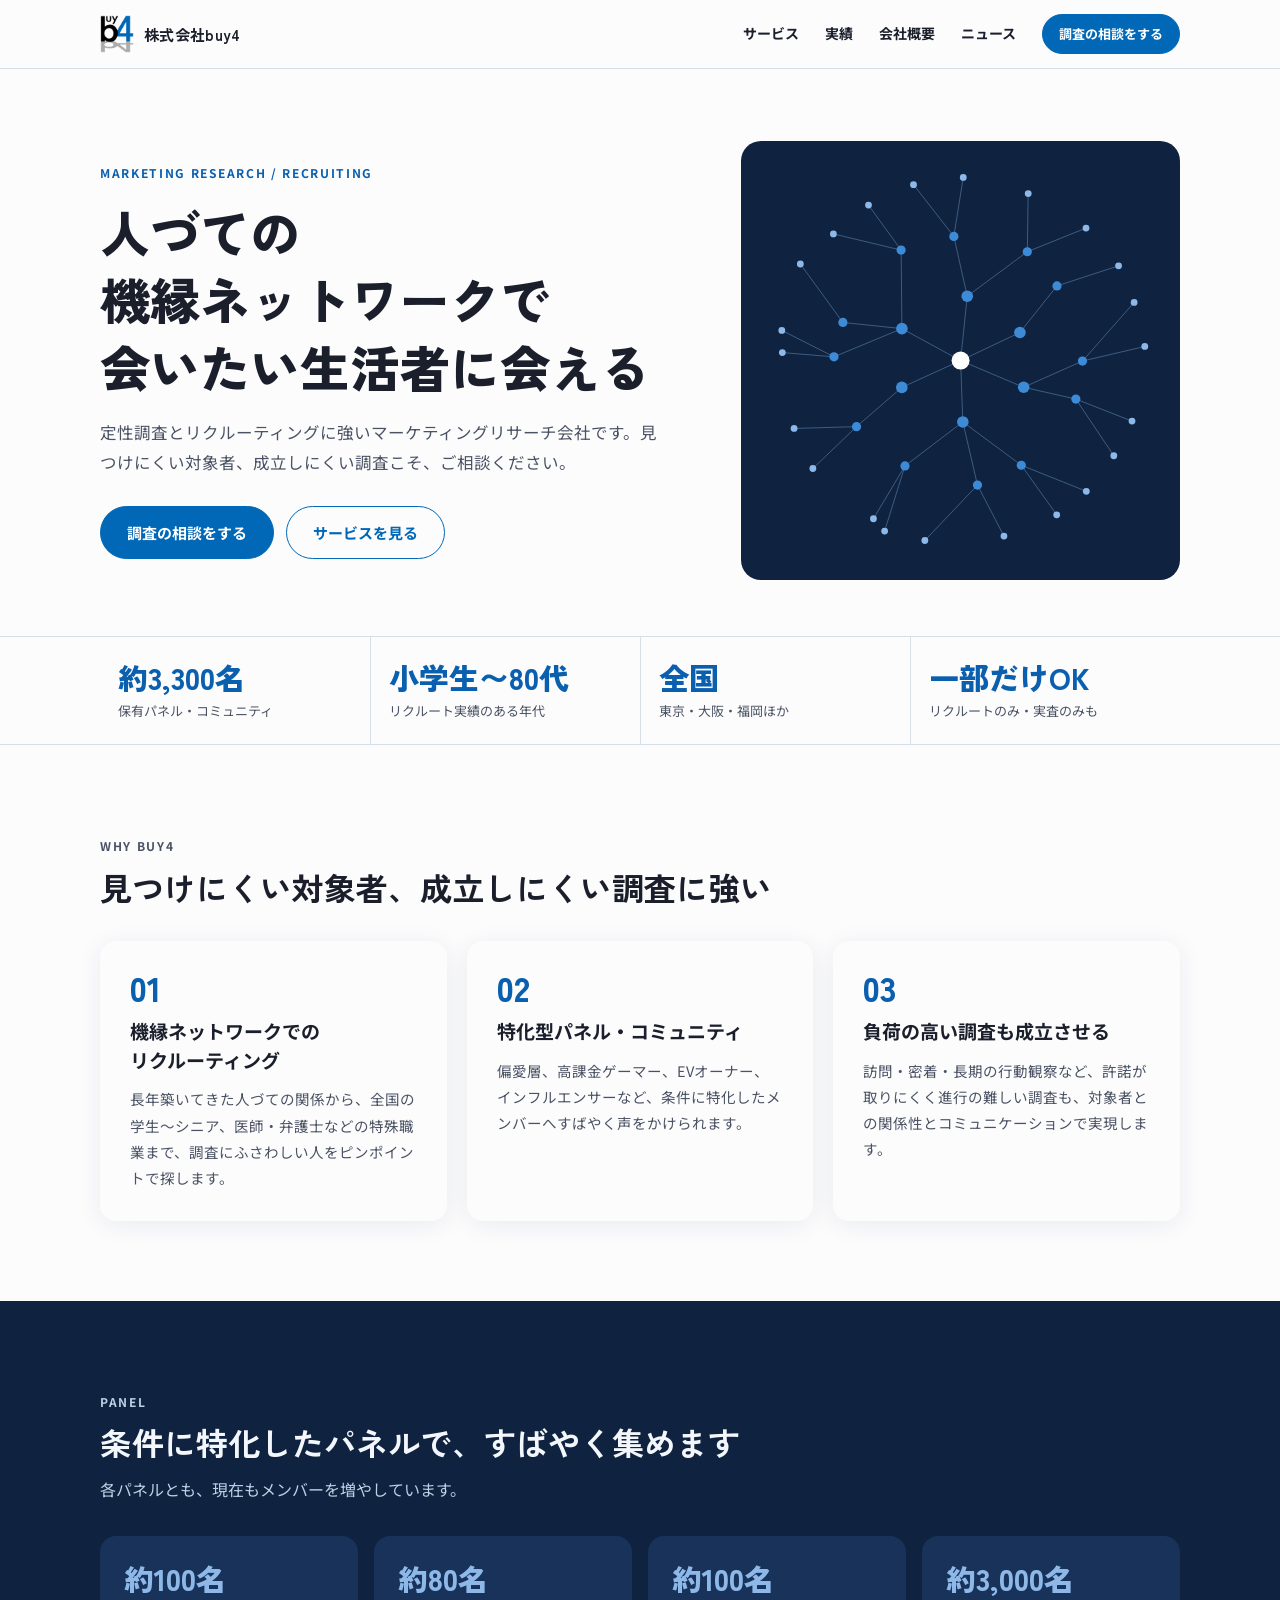
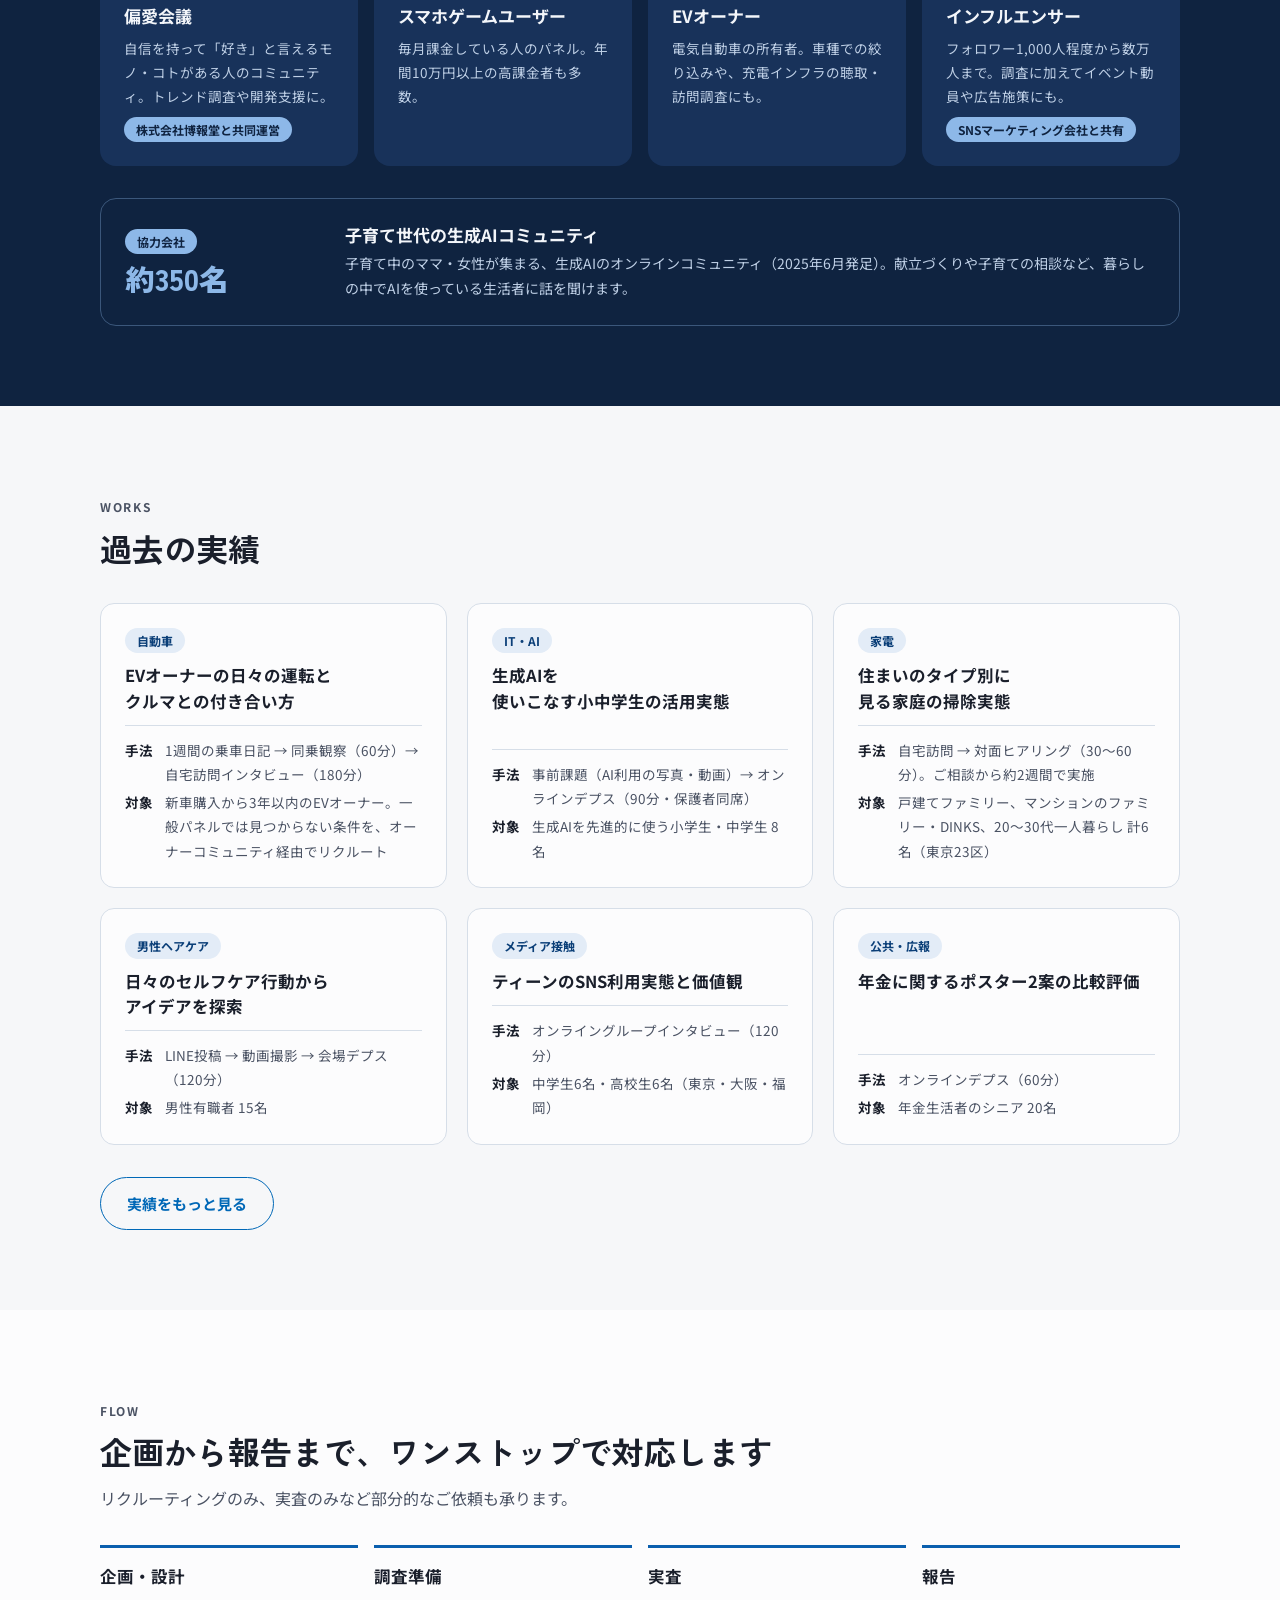
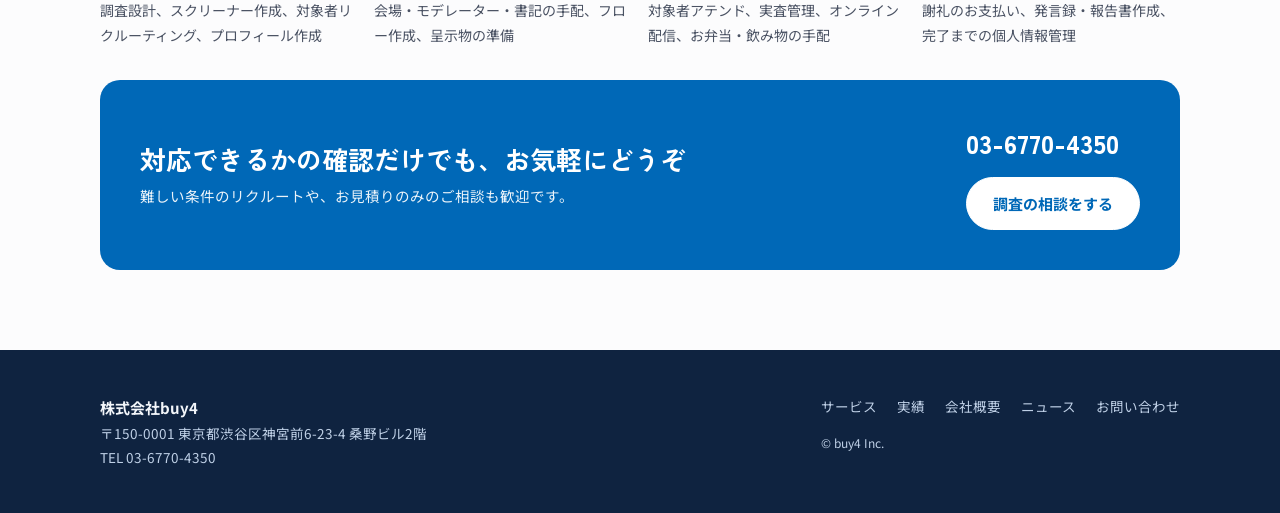
<file: index.html>
<!doctype html>
<html lang="ja">
<head>
<!-- Google tag (gtag.js) -->
<script async src="https://www.googletagmanager.com/gtag/js?id=G-3EN1KJGXWW"></script>
<script>
  window.dataLayer = window.dataLayer || [];
  function gtag(){dataLayer.push(arguments);}
  gtag('js', new Date());
  gtag('config', 'G-3EN1KJGXWW');
</script>
<meta charset="utf-8">
<meta name="viewport" content="width=device-width, initial-scale=1">
<title>株式会社buy4｜定性調査・リクルーティングに強いマーケティングリサーチ会社</title>
<meta name="description" content="人づての機縁ネットワークと特化型パネルで、見つけにくい対象者のリクルーティングから、インタビュー・行動観察などの定性調査、報告までワンストップで対応します。">
<meta property="og:type" content="website">
<meta property="og:site_name" content="株式会社buy4">
<meta property="og:title" content="株式会社buy4｜定性調査・リクルーティングに強いマーケティングリサーチ会社">
<meta property="og:description" content="人づての機縁ネットワークと特化型パネルで、見つけにくい対象者のリクルーティングから、インタビュー・行動観察などの定性調査、報告までワンストップで対応します。">
<meta property="og:image" content="https://www.buy4.co.jp/assets/img/ogp.png">
<link rel="canonical" href="https://www.buy4.co.jp/">
<meta property="og:url" content="https://www.buy4.co.jp/">
<script type="application/ld+json">
{
 "@context": "https://schema.org",
 "@type": "Organization",
 "name": "株式会社buy4",
 "alternateName": "buy4",
 "url": "https://www.buy4.co.jp/",
 "logo": "https://www.buy4.co.jp/assets/img/logo.png",
 "foundingDate": "2021-09-01",
 "founder": {
  "@type": "Person",
  "name": "佐藤 孝憲"
 },
 "email": "contact@buy4.co.jp",
 "address": {
  "@type": "PostalAddress",
  "postalCode": "150-0001",
  "addressRegion": "東京都",
  "addressLocality": "渋谷区",
  "streetAddress": "神宮前6-23-4 桑野ビル2階",
  "addressCountry": "JP"
 },
 "description": "定性調査・リクルーティングに強いマーケティングリサーチ会社"
}
</script>
<meta name="twitter:card" content="summary_large_image">
<link rel="icon" href="assets/img/favicon-32.png" sizes="32x32">
<link rel="apple-touch-icon" href="assets/img/apple-touch-icon.png">
<link rel="preconnect" href="https://fonts.googleapis.com">
<link rel="preconnect" href="https://fonts.gstatic.com" crossorigin>
<link rel="stylesheet" href="https://fonts.googleapis.com/css2?family=Noto+Sans+JP:wght@400;500;700&family=Zen+Kaku+Gothic+New:wght@500;700;900&display=swap">
<link rel="stylesheet" href="assets/style.css">
</head>
<body>
<a class="skip" href="#main">本文へ移動</a>
<header class="site-header">
  <div class="in">
    <a class="brand" href="./"><img src="assets/img/logo.png" alt="buy4" width="34" height="39"><span>株式会社buy4</span></a>
    <button class="menu-btn" type="button" aria-expanded="false" aria-controls="gnav">メニュー</button>
    <nav class="gnav" id="gnav" aria-label="メインメニュー">
      <ul>
        <li><a href="services/">サービス</a></li>
        <li><a href="works/">実績</a></li>
        <li><a href="company/">会社概要</a></li>
        <li><a href="news/">ニュース</a></li>
        <li><a class="btn sm" href="contact/">調査の相談をする</a></li>
      </ul>
    </nav>
  </div>
</header>
<main id="main">
  <section class="hero">
    <div class="in">
      <div>
        <p class="eyebrow">MARKETING RESEARCH / RECRUITING</p>
        <h1><span>人づての</span><span>機縁ネットワークで</span><br><span>会いたい生活者に</span><span>会える</span></h1>
        <p class="lead">定性調査とリクルーティングに強いマーケティングリサーチ会社です。見つけにくい対象者、成立しにくい調査こそ、ご相談ください。</p>
        <div class="ctas"><a class="btn" href="contact/">調査の相談をする</a><a class="btn ghost" href="services/">サービスを見る</a></div>
      </div>
      <figure class="net"><canvas id="net" role="img" aria-label="人と人が人づてにつながるネットワークのイメージ"></canvas></figure>
    </div>
  </section>

  <section class="stats" aria-label="buy4の数字">
    <div class="in">
      <div class="stat"><b>約3,300名</b><span>保有パネル・コミュニティ</span></div>
      <div class="stat"><b>小学生〜80代</b><span>リクルート実績のある年代</span></div>
      <div class="stat"><b>全国</b><span>東京・大阪・福岡ほか</span></div>
      <div class="stat"><b>一部だけOK</b><span>リクルートのみ・実査のみも</span></div>
    </div>
  </section>

  <section class="sec">
    <div class="in">
      <div class="sec-h"><p class="eyebrow">WHY BUY4</p><h2>見つけにくい対象者、成立しにくい調査に強い</h2></div>
      <div class="grid3">
        <div class="card"><span class="num">01</span><h3>機縁ネットワークでのリクルーティング</h3><p>長年築いてきた人づての関係から、全国の学生〜シニア、医師・弁護士などの特殊職業まで、調査にふさわしい人をピンポイントで探します。</p></div>
        <div class="card"><span class="num">02</span><h3>特化型パネル・コミュニティ</h3><p>偏愛層、高課金ゲーマー、EVオーナー、インフルエンサーなど、条件に特化したメンバーへすばやく声をかけられます。</p></div>
        <div class="card"><span class="num">03</span><h3>負荷の高い調査も成立させる</h3><p>訪問・密着・長期の行動観察など、許諾が取りにくく進行の難しい調査も、対象者との関係性とコミュニケーションで実現します。</p></div>
      </div>
    </div>
  </section>

  <section class="sec dark">
    <div class="in">
      <div class="sec-h"><p class="eyebrow">PANEL</p><h2>条件に特化したパネルで、すばやく集めます</h2><p>各パネルとも、現在もメンバーを増やしています。</p></div>
      <div class="grid4">
        <div class="pcard"><b>約100名</b><h3>偏愛会議</h3><p>自信を持って「好き」と言えるモノ・コトがある人のコミュニティ。トレンド調査や開発支援に。</p><span class="tag">株式会社博報堂と共同運営</span></div>
        <div class="pcard"><b>約80名</b><h3>スマホゲームユーザー</h3><p>毎月課金している人のパネル。年間10万円以上の高課金者も多数。</p></div>
        <div class="pcard"><b>約100名</b><h3>EVオーナー</h3><p>電気自動車の所有者。車種での絞り込みや、充電インフラの聴取・訪問調査にも。</p></div>
        <div class="pcard"><b>約3,000名</b><h3>インフルエンサー</h3><p>フォロワー1,000人程度から数万人まで。調査に加えてイベント動員や広告施策にも。</p><span class="tag">SNSマーケティング会社と共有</span></div>
      </div>
      <div class="partner">
        <div class="partner-h"><span class="tag">協力会社</span><b>約350名</b></div>
        <div>
          <h3>子育て世代の生成AIコミュニティ</h3>
          <p>子育て中のママ・女性が集まる、生成AIのオンラインコミュニティ（2025年6月発足）。献立づくりや子育ての相談など、暮らしの中でAIを使っている生活者に話を聞けます。</p>
        </div>
      </div>
    </div>
  </section>

  <section class="sec alt">
    <div class="in">
      <div class="sec-h"><p class="eyebrow">WORKS</p><h2>過去の実績</h2></div>
      <div class="grid3">
        <article class="case"><span class="chip">自動車</span><h3>EVオーナーの日々の運転とクルマとの付き合い方</h3><dl><dt>手法</dt><dd>1週間の乗車日記 → 同乗観察（60分）→ 自宅訪問インタビュー（180分）</dd><dt>対象</dt><dd>新車購入から3年以内のEVオーナー。一般パネルでは見つからない条件を、オーナーコミュニティ経由でリクルート</dd></dl></article>
        <article class="case"><span class="chip">IT・AI</span><h3>生成AIを使いこなす小中学生の活用実態</h3><dl><dt>手法</dt><dd>事前課題（AI利用の写真・動画）→ オンラインデプス（90分・保護者同席）</dd><dt>対象</dt><dd>生成AIを先進的に使う小学生・中学生 8名</dd></dl></article>
        <article class="case"><span class="chip">家電</span><h3>住まいのタイプ別に見る家庭の掃除実態</h3><dl><dt>手法</dt><dd>自宅訪問 → 対面ヒアリング（30〜60分）。ご相談から約2週間で実施</dd><dt>対象</dt><dd>戸建てファミリー、マンションのファミリー・DINKS、20〜30代一人暮らし 計6名（東京23区）</dd></dl></article>
        <article class="case"><span class="chip">男性ヘアケア</span><h3>日々のセルフケア行動からアイデアを探索</h3><dl><dt>手法</dt><dd>LINE投稿 → 動画撮影 → 会場デプス（120分）</dd><dt>対象</dt><dd>男性有職者 15名</dd></dl></article>
        <article class="case"><span class="chip">メディア接触</span><h3>ティーンのSNS利用実態と価値観</h3><dl><dt>手法</dt><dd>オンライングループインタビュー（120分）</dd><dt>対象</dt><dd>中学生6名・高校生6名（東京・大阪・福岡）</dd></dl></article>
        <article class="case"><span class="chip">公共・広報</span><h3>年金に関するポスター2案の比較評価</h3><dl><dt>手法</dt><dd>オンラインデプス（60分）</dd><dt>対象</dt><dd>年金生活者のシニア 20名</dd></dl></article>
      </div>
      <div><a class="btn ghost" href="works/">実績をもっと見る</a></div>
    </div>
  </section>

  <section class="sec">
    <div class="in">
      <div class="sec-h"><p class="eyebrow">FLOW</p><h2>企画から報告まで、ワンストップで対応します</h2><p>リクルーティングのみ、実査のみなど部分的なご依頼も承ります。</p></div>
      <ol class="steps">
        <li><b>企画・設計</b><p>調査設計、スクリーナー作成、対象者リクルーティング、プロフィール作成</p></li>
        <li><b>調査準備</b><p>会場・モデレーター・書記の手配、フロー作成、呈示物の準備</p></li>
        <li><b>実査</b><p>対象者アテンド、実査管理、オンライン配信、お弁当・飲み物の手配</p></li>
        <li><b>報告</b><p>謝礼のお支払い、発言録・報告書作成、完了までの個人情報管理</p></li>
      </ol>
      <div class="cta">
        <div>
          <h2>対応できるかの確認だけでも、お気軽にどうぞ</h2>
          <p>難しい条件のリクルートや、お見積りのみのご相談も歓迎です。</p>
        </div>
        <div class="side">
          <a class="tel" href="tel:0367704350">03-6770-4350</a>
          <a class="btn white" href="contact/">調査の相談をする</a>
        </div>
      </div>
    </div>
  </section>
</main>
<footer class="site-footer">
  <div class="in">
    <div>
      <b>株式会社buy4</b><br>
      〒150-0001 東京都渋谷区神宮前6-23-4 桑野ビル2階<br>
      TEL 03-6770-4350
    </div>
    <div>
      <ul>
        <li><a href="services/">サービス</a></li>
        <li><a href="works/">実績</a></li>
        <li><a href="company/">会社概要</a></li>
        <li><a href="news/">ニュース</a></li>
        <li><a href="contact/">お問い合わせ</a></li>
      </ul>
      <small>© buy4 Inc.</small>
    </div>
  </div>
</footer>
<script src="assets/main.js"></script>
</body>
</html>
</file>
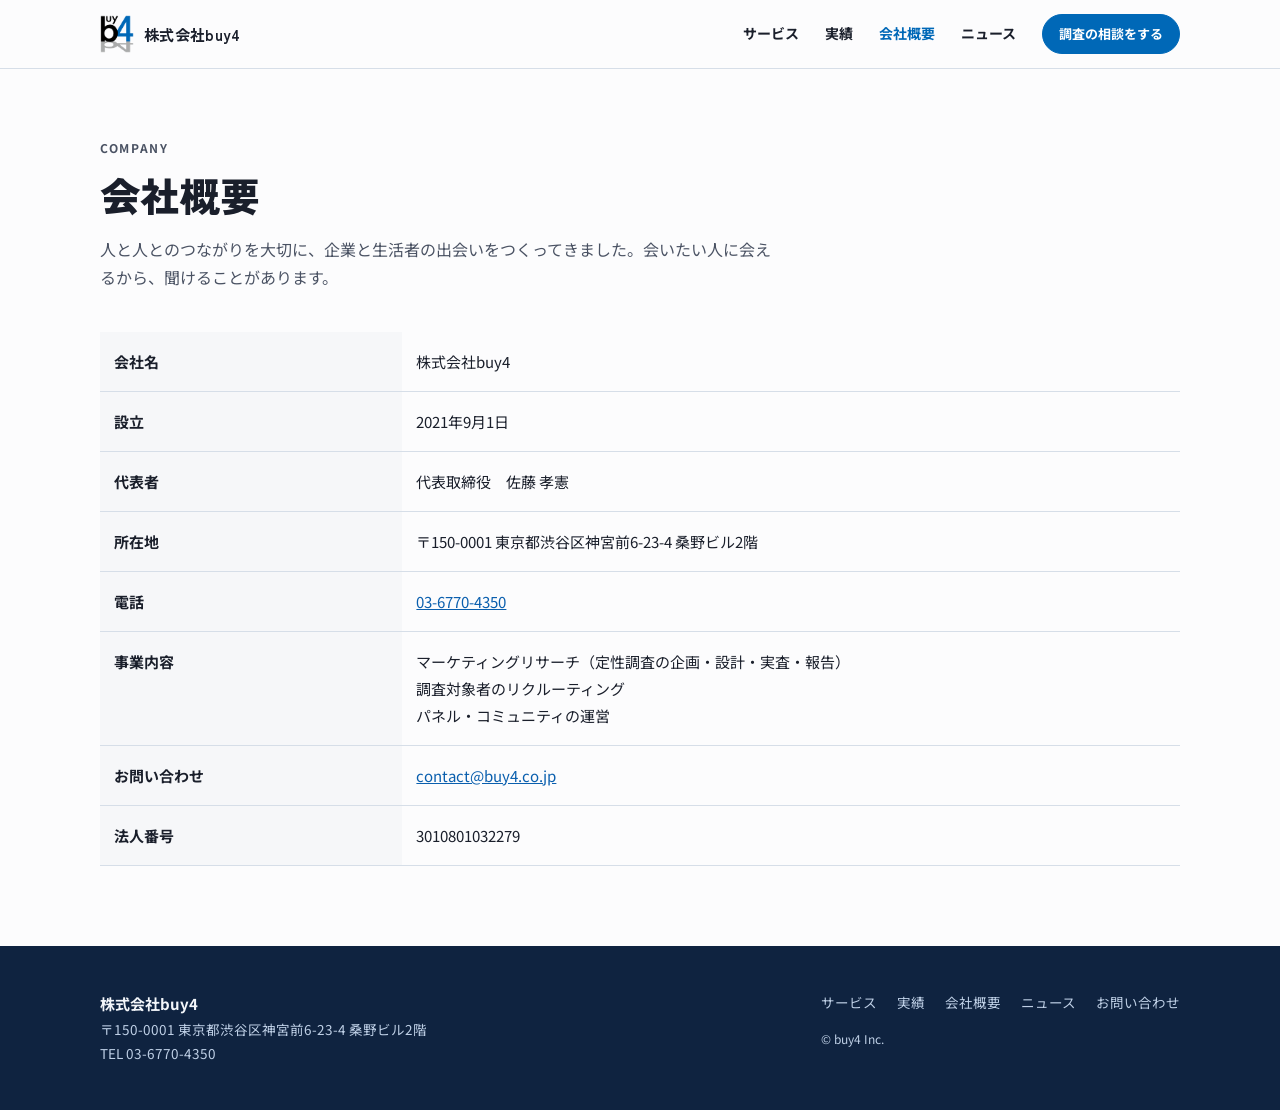
<file: company/index.html>
<!doctype html>
<html lang="ja">
<head>
<!-- Google tag (gtag.js) -->
<script async src="https://www.googletagmanager.com/gtag/js?id=G-3EN1KJGXWW"></script>
<script>
  window.dataLayer = window.dataLayer || [];
  function gtag(){dataLayer.push(arguments);}
  gtag('js', new Date());
  gtag('config', 'G-3EN1KJGXWW');
</script>
<meta charset="utf-8">
<meta name="viewport" content="width=device-width, initial-scale=1">
<title>会社概要｜株式会社buy4</title>
<meta name="description" content="株式会社buy4の会社概要です。東京都渋谷区神宮前のマーケティングリサーチ会社です。">
<meta property="og:type" content="website">
<meta property="og:site_name" content="株式会社buy4">
<meta property="og:title" content="会社概要｜株式会社buy4">
<meta property="og:description" content="株式会社buy4の会社概要です。東京都渋谷区神宮前のマーケティングリサーチ会社です。">
<meta property="og:image" content="https://www.buy4.co.jp/assets/img/ogp.png">
<link rel="canonical" href="https://www.buy4.co.jp/company/">
<meta property="og:url" content="https://www.buy4.co.jp/company/">
<meta name="twitter:card" content="summary_large_image">
<link rel="icon" href="../assets/img/favicon-32.png" sizes="32x32">
<link rel="apple-touch-icon" href="../assets/img/apple-touch-icon.png">
<link rel="preconnect" href="https://fonts.googleapis.com">
<link rel="preconnect" href="https://fonts.gstatic.com" crossorigin>
<link rel="stylesheet" href="https://fonts.googleapis.com/css2?family=Noto+Sans+JP:wght@400;500;700&family=Zen+Kaku+Gothic+New:wght@500;700;900&display=swap">
<link rel="stylesheet" href="../assets/style.css">
</head>
<body>
<a class="skip" href="#main">本文へ移動</a>
<header class="site-header">
  <div class="in">
    <a class="brand" href="../"><img src="../assets/img/logo.png" alt="buy4" width="34" height="39"><span>株式会社buy4</span></a>
    <button class="menu-btn" type="button" aria-expanded="false" aria-controls="gnav">メニュー</button>
    <nav class="gnav" id="gnav" aria-label="メインメニュー">
      <ul>
        <li><a href="../services/">サービス</a></li>
        <li><a href="../works/">実績</a></li>
        <li><a href="../company/" aria-current="page">会社概要</a></li>
        <li><a href="../news/">ニュース</a></li>
        <li><a class="btn sm" href="../contact/">調査の相談をする</a></li>
      </ul>
    </nav>
  </div>
</header>
<main id="main">
  <section class="ph"><div class="in">
    <p class="eyebrow">COMPANY</p>
    <h1>会社概要</h1>
    <p>人と人とのつながりを大切に、企業と生活者の出会いをつくってきました。会いたい人に会えるから、聞けることがあります。</p>
  </div></section>
  <section class="sec" style="padding-top:24px"><div class="in">
    <table class="tbl">
      <tr><th>会社名</th><td>株式会社buy4</td></tr>
      <tr><th>設立</th><td>2021年9月1日</td></tr>
      <tr><th>代表者</th><td>代表取締役　佐藤 孝憲</td></tr>
      <tr><th>所在地</th><td>〒150-0001 東京都渋谷区神宮前6-23-4 桑野ビル2階</td></tr>
      <tr><th>電話</th><td><a href="tel:0367704350">03-6770-4350</a></td></tr>
      <tr><th>事業内容</th><td>マーケティングリサーチ（定性調査の企画・設計・実査・報告）<br>調査対象者のリクルーティング<br>パネル・コミュニティの運営</td></tr>
      <tr><th>お問い合わせ</th><td><a href="mailto:contact@buy4.co.jp">contact@buy4.co.jp</a></td></tr>
        <tr><th>法人番号</th><td>3010801032279</td></tr>
    </table>
  </div></section>
</main>
<footer class="site-footer">
  <div class="in">
    <div>
      <b>株式会社buy4</b><br>
      〒150-0001 東京都渋谷区神宮前6-23-4 桑野ビル2階<br>
      TEL 03-6770-4350
    </div>
    <div>
      <ul>
        <li><a href="../services/">サービス</a></li>
        <li><a href="../works/">実績</a></li>
        <li><a href="../company/">会社概要</a></li>
        <li><a href="../news/">ニュース</a></li>
        <li><a href="../contact/">お問い合わせ</a></li>
      </ul>
      <small>© buy4 Inc.</small>
    </div>
  </div>
</footer>
<script src="../assets/main.js"></script>
</body>
</html>
</file>
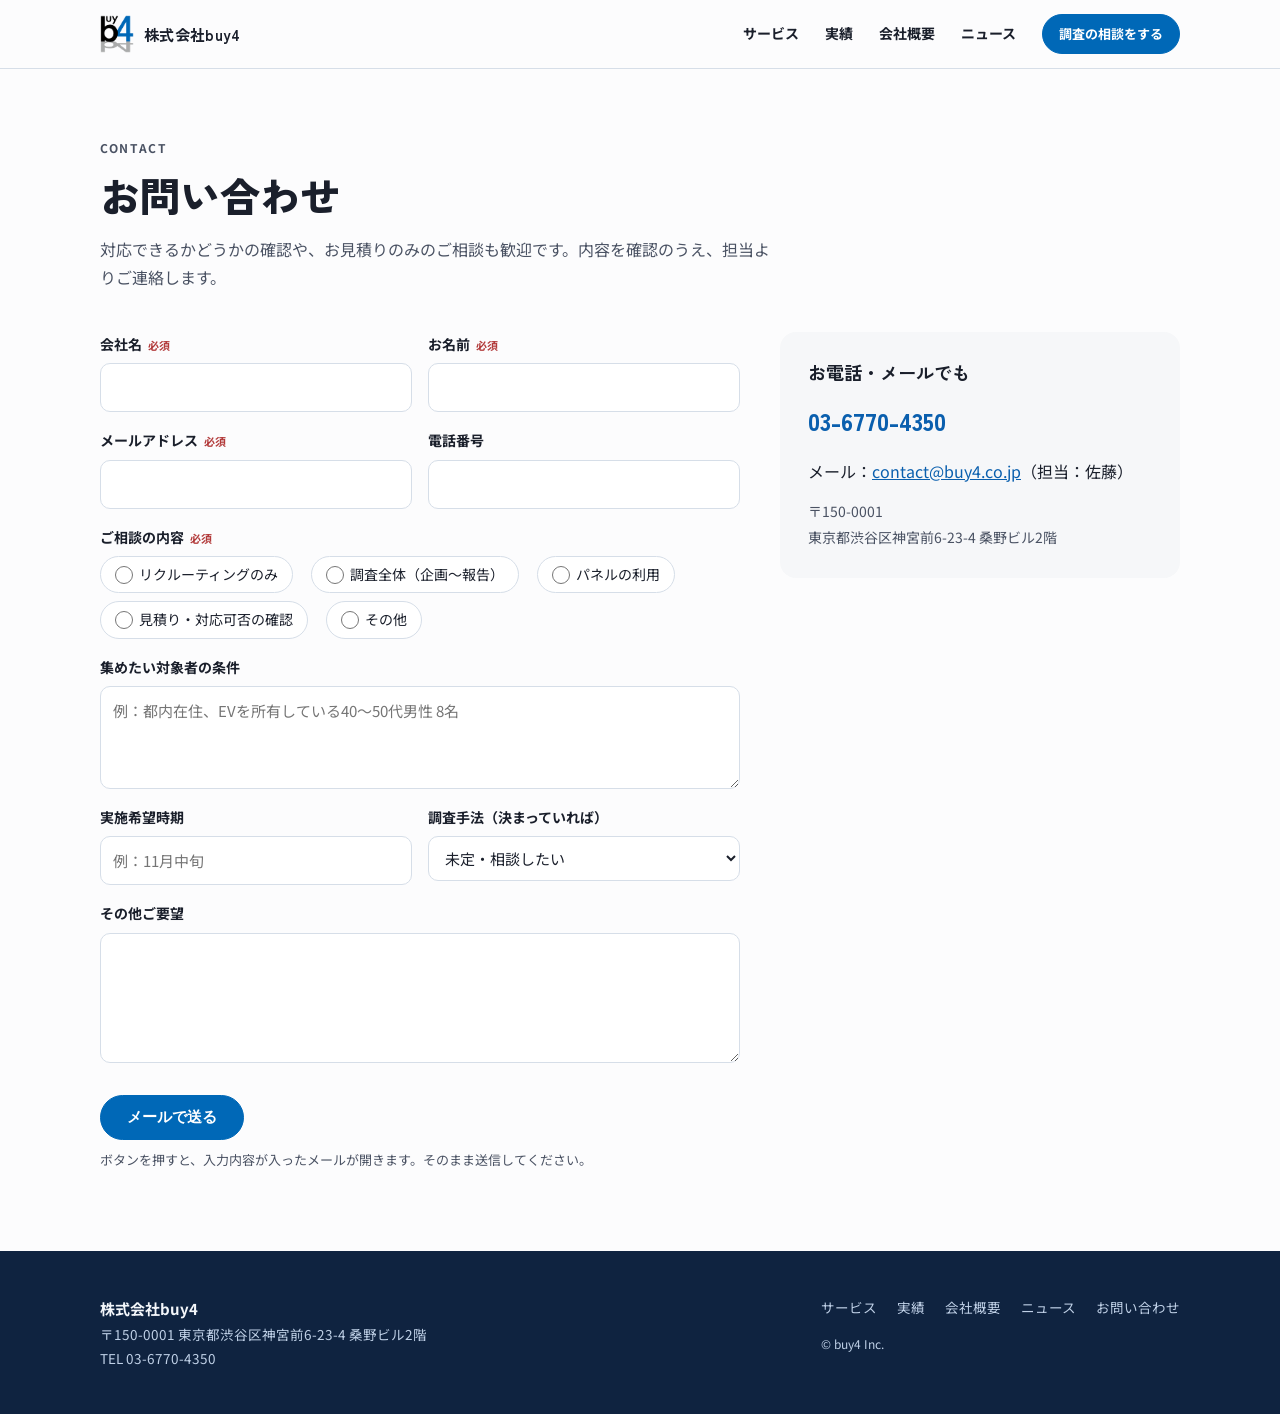
<file: contact/index.html>
<!doctype html>
<html lang="ja">
<head>
<!-- Google tag (gtag.js) -->
<script async src="https://www.googletagmanager.com/gtag/js?id=G-3EN1KJGXWW"></script>
<script>
  window.dataLayer = window.dataLayer || [];
  function gtag(){dataLayer.push(arguments);}
  gtag('js', new Date());
  gtag('config', 'G-3EN1KJGXWW');
</script>
<meta charset="utf-8">
<meta name="viewport" content="width=device-width, initial-scale=1">
<title>お問い合わせ｜株式会社buy4</title>
<meta name="description" content="リクルーティング、定性調査、パネルの利用についてのご相談はこちら。対応可否の確認やお見積りのみも歓迎です。">
<meta property="og:type" content="website">
<meta property="og:site_name" content="株式会社buy4">
<meta property="og:title" content="お問い合わせ｜株式会社buy4">
<meta property="og:description" content="リクルーティング、定性調査、パネルの利用についてのご相談はこちら。対応可否の確認やお見積りのみも歓迎です。">
<meta property="og:image" content="https://www.buy4.co.jp/assets/img/ogp.png">
<link rel="canonical" href="https://www.buy4.co.jp/contact/">
<meta property="og:url" content="https://www.buy4.co.jp/contact/">
<meta name="twitter:card" content="summary_large_image">
<link rel="icon" href="../assets/img/favicon-32.png" sizes="32x32">
<link rel="apple-touch-icon" href="../assets/img/apple-touch-icon.png">
<link rel="preconnect" href="https://fonts.googleapis.com">
<link rel="preconnect" href="https://fonts.gstatic.com" crossorigin>
<link rel="stylesheet" href="https://fonts.googleapis.com/css2?family=Noto+Sans+JP:wght@400;500;700&family=Zen+Kaku+Gothic+New:wght@500;700;900&display=swap">
<link rel="stylesheet" href="../assets/style.css">
</head>
<body>
<a class="skip" href="#main">本文へ移動</a>
<header class="site-header">
  <div class="in">
    <a class="brand" href="../"><img src="../assets/img/logo.png" alt="buy4" width="34" height="39"><span>株式会社buy4</span></a>
    <button class="menu-btn" type="button" aria-expanded="false" aria-controls="gnav">メニュー</button>
    <nav class="gnav" id="gnav" aria-label="メインメニュー">
      <ul>
        <li><a href="../services/">サービス</a></li>
        <li><a href="../works/">実績</a></li>
        <li><a href="../company/">会社概要</a></li>
        <li><a href="../news/">ニュース</a></li>
        <li><a class="btn sm" href="../contact/">調査の相談をする</a></li>
      </ul>
    </nav>
  </div>
</header>
<main id="main">
  <section class="ph"><div class="in">
    <p class="eyebrow">CONTACT</p>
    <h1>お問い合わせ</h1>
    <p>対応できるかどうかの確認や、お見積りのみのご相談も歓迎です。内容を確認のうえ、担当よりご連絡します。</p>
  </div></section>
  <section class="sec" style="padding-top:24px"><div class="in">
    <div class="contact-grid">
      <form class="form" id="contact-form" data-to="contact@buy4.co.jp" novalidate>
        <label class="field"><span class="lbl">会社名<span class="req">必須</span></span><input id="f-company" name="company" autocomplete="organization" required></label>
        <label class="field"><span class="lbl">お名前<span class="req">必須</span></span><input id="f-name" name="name" autocomplete="name" required></label>
        <label class="field"><span class="lbl">メールアドレス<span class="req">必須</span></span><input id="f-email" name="email" type="email" autocomplete="email" required></label>
        <label class="field">電話番号<input id="f-tel" name="tel" type="tel" autocomplete="tel"></label>
        <fieldset class="field full"><legend>ご相談の内容<span class="req">必須</span></legend>
          <div class="radios">
            <label><input type="radio" name="kind" value="リクルーティングのみ"> リクルーティングのみ</label>
            <label><input type="radio" name="kind" value="調査全体（企画〜報告）"> 調査全体（企画〜報告）</label>
            <label><input type="radio" name="kind" value="パネルの利用"> パネルの利用</label>
            <label><input type="radio" name="kind" value="見積り・対応可否の確認"> 見積り・対応可否の確認</label>
            <label><input type="radio" name="kind" value="その他"> その他</label>
          </div>
        </fieldset>
        <label class="field full">集めたい対象者の条件<textarea id="f-target" name="target" rows="3" placeholder="例：都内在住、EVを所有している40〜50代男性 8名"></textarea></label>
        <label class="field">実施希望時期<input id="f-when" name="when" placeholder="例：11月中旬"></label>
        <label class="field">調査手法（決まっていれば）<select id="f-method" name="method"><option>未定・相談したい</option><option>デプスインタビュー</option><option>グループインタビュー</option><option>訪問・行動観察</option><option>ホームユーステスト（HUT）</option><option>その他</option></select></label>
        <label class="field full">その他ご要望<textarea id="f-memo" name="memo" rows="4"></textarea></label>
        <p class="form-msg" role="status"></p>
        <div class="full" style="display:flex;flex-direction:column;gap:8px;align-items:flex-start">
          <button class="btn" type="submit">メールで送る</button>
          <p class="form-note">ボタンを押すと、入力内容が入ったメールが開きます。そのまま送信してください。</p>
        </div>
      </form>
      <aside class="aside-box">
        <h2>お電話・メールでも</h2>
        <a class="big" href="tel:0367704350">03-6770-4350</a>
        <p>メール：<a href="mailto:contact@buy4.co.jp">contact@buy4.co.jp</a>（担当：佐藤）</p>
        <p style="font-size:14px;color:var(--muted)">〒150-0001<br>東京都渋谷区神宮前6-23-4 桑野ビル2階</p>
      </aside>
    </div>
  </div></section>
</main>
<footer class="site-footer">
  <div class="in">
    <div>
      <b>株式会社buy4</b><br>
      〒150-0001 東京都渋谷区神宮前6-23-4 桑野ビル2階<br>
      TEL 03-6770-4350
    </div>
    <div>
      <ul>
        <li><a href="../services/">サービス</a></li>
        <li><a href="../works/">実績</a></li>
        <li><a href="../company/">会社概要</a></li>
        <li><a href="../news/">ニュース</a></li>
        <li><a href="../contact/">お問い合わせ</a></li>
      </ul>
      <small>© buy4 Inc.</small>
    </div>
  </div>
</footer>
<script src="../assets/main.js"></script>
</body>
</html>
</file>
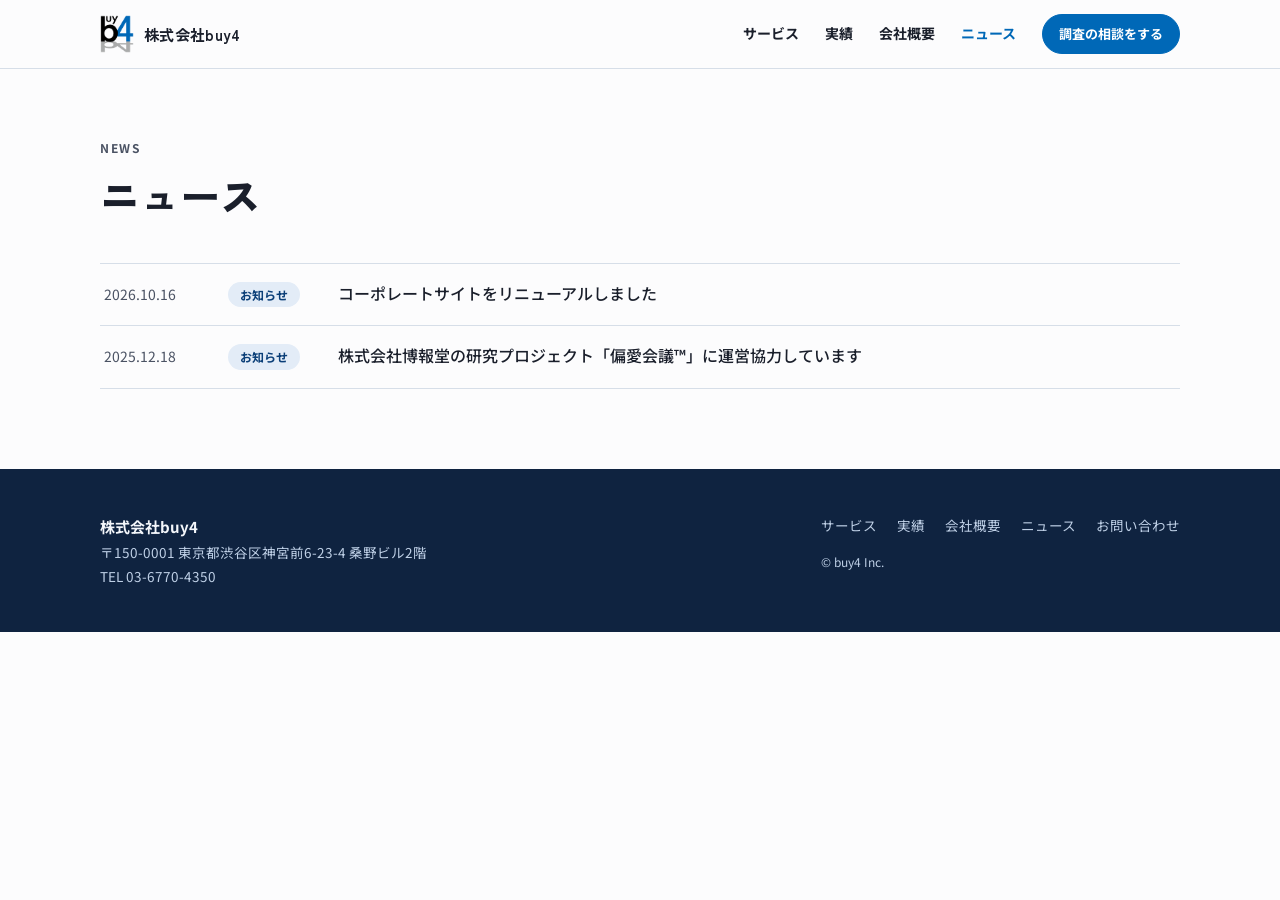
<file: news/index.html>
<!doctype html>
<html lang="ja">
<head>
<!-- Google tag (gtag.js) -->
<script async src="https://www.googletagmanager.com/gtag/js?id=G-3EN1KJGXWW"></script>
<script>
  window.dataLayer = window.dataLayer || [];
  function gtag(){dataLayer.push(arguments);}
  gtag('js', new Date());
  gtag('config', 'G-3EN1KJGXWW');
</script>
<meta charset="utf-8">
<meta name="viewport" content="width=device-width, initial-scale=1">
<title>ニュース｜株式会社buy4</title>
<meta name="description" content="株式会社buy4からのお知らせ、パネルの拡充、調査の事例紹介などを掲載しています。">
<meta property="og:type" content="website">
<meta property="og:site_name" content="株式会社buy4">
<meta property="og:title" content="ニュース｜株式会社buy4">
<meta property="og:description" content="株式会社buy4からのお知らせ、パネルの拡充、調査の事例紹介などを掲載しています。">
<meta property="og:image" content="https://www.buy4.co.jp/assets/img/ogp.png">
<link rel="canonical" href="https://www.buy4.co.jp/news/">
<meta property="og:url" content="https://www.buy4.co.jp/news/">
<meta name="twitter:card" content="summary_large_image">
<link rel="icon" href="../assets/img/favicon-32.png" sizes="32x32">
<link rel="apple-touch-icon" href="../assets/img/apple-touch-icon.png">
<link rel="preconnect" href="https://fonts.googleapis.com">
<link rel="preconnect" href="https://fonts.gstatic.com" crossorigin>
<link rel="stylesheet" href="https://fonts.googleapis.com/css2?family=Noto+Sans+JP:wght@400;500;700&family=Zen+Kaku+Gothic+New:wght@500;700;900&display=swap">
<link rel="stylesheet" href="../assets/style.css">
</head>
<body>
<a class="skip" href="#main">本文へ移動</a>
<header class="site-header">
  <div class="in">
    <a class="brand" href="../"><img src="../assets/img/logo.png" alt="buy4" width="34" height="39"><span>株式会社buy4</span></a>
    <button class="menu-btn" type="button" aria-expanded="false" aria-controls="gnav">メニュー</button>
    <nav class="gnav" id="gnav" aria-label="メインメニュー">
      <ul>
        <li><a href="../services/">サービス</a></li>
        <li><a href="../works/">実績</a></li>
        <li><a href="../company/">会社概要</a></li>
        <li><a href="../news/" aria-current="page">ニュース</a></li>
        <li><a class="btn sm" href="../contact/">調査の相談をする</a></li>
      </ul>
    </nav>
  </div>
</header>
<main id="main">
  <section class="ph"><div class="in">
    <p class="eyebrow">NEWS</p>
    <h1>ニュース</h1>
  </div></section>
  <section class="sec" style="padding-top:24px"><div class="in">
    <!-- 新しい記事は一番上に追加 -->
    <ul class="news-list">
      <li><a href="website-renewal.html"><time datetime="2026-10-16">2026.10.16</time><span class="chip">お知らせ</span><h3>コーポレートサイトをリニューアルしました</h3></a></li>
      <li><a href="henaikaigi.html"><time datetime="2025-12-18">2025.12.18</time><span class="chip">お知らせ</span><h3>株式会社博報堂の研究プロジェクト「偏愛会議™」に運営協力しています</h3></a></li>
    </ul>
  </div></section>
</main>
<footer class="site-footer">
  <div class="in">
    <div>
      <b>株式会社buy4</b><br>
      〒150-0001 東京都渋谷区神宮前6-23-4 桑野ビル2階<br>
      TEL 03-6770-4350
    </div>
    <div>
      <ul>
        <li><a href="../services/">サービス</a></li>
        <li><a href="../works/">実績</a></li>
        <li><a href="../company/">会社概要</a></li>
        <li><a href="../news/">ニュース</a></li>
        <li><a href="../contact/">お問い合わせ</a></li>
      </ul>
      <small>© buy4 Inc.</small>
    </div>
  </div>
</footer>
<script src="../assets/main.js"></script>
</body>
</html>
</file>
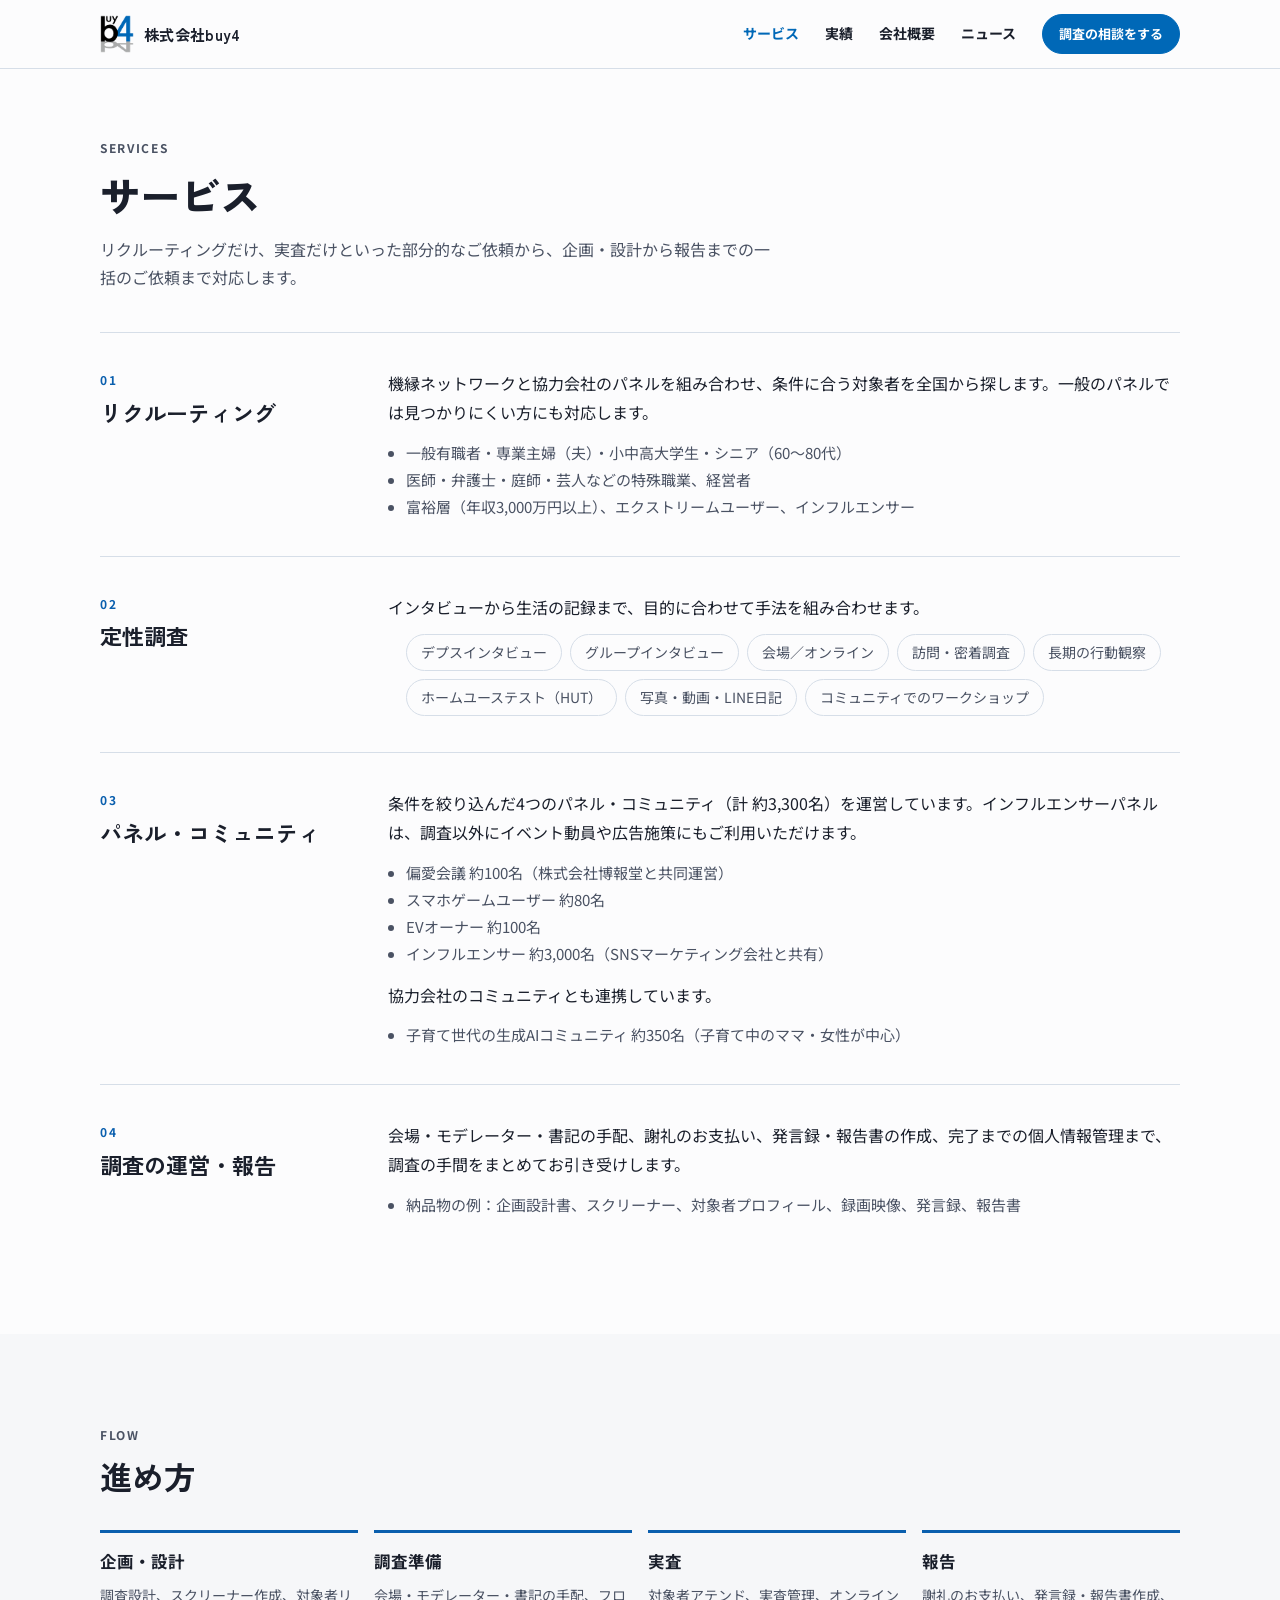
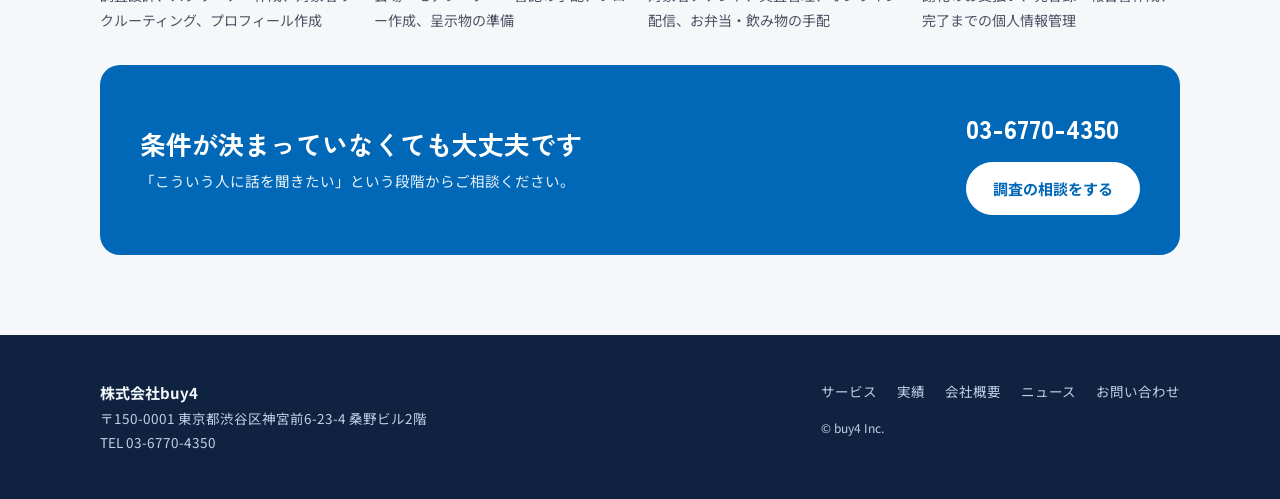
<file: services/index.html>
<!doctype html>
<html lang="ja">
<head>
<!-- Google tag (gtag.js) -->
<script async src="https://www.googletagmanager.com/gtag/js?id=G-3EN1KJGXWW"></script>
<script>
  window.dataLayer = window.dataLayer || [];
  function gtag(){dataLayer.push(arguments);}
  gtag('js', new Date());
  gtag('config', 'G-3EN1KJGXWW');
</script>
<meta charset="utf-8">
<meta name="viewport" content="width=device-width, initial-scale=1">
<title>サービス｜株式会社buy4</title>
<meta name="description" content="リクルーティング、定性調査、特化型パネル、調査の運営・報告まで。部分的なご依頼から一括のご依頼まで対応します。">
<meta property="og:type" content="website">
<meta property="og:site_name" content="株式会社buy4">
<meta property="og:title" content="サービス｜株式会社buy4">
<meta property="og:description" content="リクルーティング、定性調査、特化型パネル、調査の運営・報告まで。部分的なご依頼から一括のご依頼まで対応します。">
<meta property="og:image" content="https://www.buy4.co.jp/assets/img/ogp.png">
<link rel="canonical" href="https://www.buy4.co.jp/services/">
<meta property="og:url" content="https://www.buy4.co.jp/services/">
<meta name="twitter:card" content="summary_large_image">
<link rel="icon" href="../assets/img/favicon-32.png" sizes="32x32">
<link rel="apple-touch-icon" href="../assets/img/apple-touch-icon.png">
<link rel="preconnect" href="https://fonts.googleapis.com">
<link rel="preconnect" href="https://fonts.gstatic.com" crossorigin>
<link rel="stylesheet" href="https://fonts.googleapis.com/css2?family=Noto+Sans+JP:wght@400;500;700&family=Zen+Kaku+Gothic+New:wght@500;700;900&display=swap">
<link rel="stylesheet" href="../assets/style.css">
</head>
<body>
<a class="skip" href="#main">本文へ移動</a>
<header class="site-header">
  <div class="in">
    <a class="brand" href="../"><img src="../assets/img/logo.png" alt="buy4" width="34" height="39"><span>株式会社buy4</span></a>
    <button class="menu-btn" type="button" aria-expanded="false" aria-controls="gnav">メニュー</button>
    <nav class="gnav" id="gnav" aria-label="メインメニュー">
      <ul>
        <li><a href="../services/" aria-current="page">サービス</a></li>
        <li><a href="../works/">実績</a></li>
        <li><a href="../company/">会社概要</a></li>
        <li><a href="../news/">ニュース</a></li>
        <li><a class="btn sm" href="../contact/">調査の相談をする</a></li>
      </ul>
    </nav>
  </div>
</header>
<main id="main">
  <section class="ph"><div class="in">
    <p class="eyebrow">SERVICES</p>
    <h1>サービス</h1>
    <p>リクルーティングだけ、実査だけといった部分的なご依頼から、企画・設計から報告までの一括のご依頼まで対応します。</p>
  </div></section>

  <section class="sec" style="padding-top:24px"><div class="in" style="gap:0">
    <div class="svc" id="recruiting"><div><p class="eyebrow">01</p><h2>リクルーティング</h2></div><div>
      <p>機縁ネットワークと協力会社のパネルを組み合わせ、条件に合う対象者を全国から探します。一般のパネルでは見つかりにくい方にも対応します。</p>
      <ul>
        <li>一般有職者・専業主婦（夫）・小中高大学生・シニア（60〜80代）</li>
        <li>医師・弁護士・庭師・芸人などの特殊職業、経営者</li>
        <li>富裕層（年収3,000万円以上）、エクストリームユーザー、インフルエンサー</li>
      </ul>
    </div></div>
    <div class="svc" id="qualitative"><div><p class="eyebrow">02</p><h2>定性調査</h2></div><div>
      <p>インタビューから生活の記録まで、目的に合わせて手法を組み合わせます。</p>
      <ul class="methods">
        <li>デプスインタビュー</li><li>グループインタビュー</li><li>会場／オンライン</li><li>訪問・密着調査</li><li>長期の行動観察</li><li>ホームユーステスト（HUT）</li><li>写真・動画・LINE日記</li><li>コミュニティでのワークショップ</li>
      </ul>
    </div></div>
    <div class="svc" id="panel"><div><p class="eyebrow">03</p><h2>パネル・コミュニティ</h2></div><div>
      <p>条件を絞り込んだ4つのパネル・コミュニティ（計 約3,300名）を運営しています。インフルエンサーパネルは、調査以外にイベント動員や広告施策にもご利用いただけます。</p>
      <ul>
        <li>偏愛会議 約100名（株式会社博報堂と共同運営）</li>
        <li>スマホゲームユーザー 約80名</li>
        <li>EVオーナー 約100名</li>
        <li>インフルエンサー 約3,000名（SNSマーケティング会社と共有）</li>
      </ul>
      <p style="margin-top:14px">協力会社のコミュニティとも連携しています。</p>
      <ul>
        <li>子育て世代の生成AIコミュニティ 約350名（子育て中のママ・女性が中心）</li>
      </ul>
    </div></div>
    <div class="svc" id="operation"><div><p class="eyebrow">04</p><h2>調査の運営・報告</h2></div><div>
      <p>会場・モデレーター・書記の手配、謝礼のお支払い、発言録・報告書の作成、完了までの個人情報管理まで、調査の手間をまとめてお引き受けします。</p>
      <ul>
        <li>納品物の例：企画設計書、スクリーナー、対象者プロフィール、録画映像、発言録、報告書</li>
      </ul>
    </div></div>
  </div></section>

  <section class="sec alt"><div class="in">
    <div class="sec-h"><p class="eyebrow">FLOW</p><h2>進め方</h2></div>
    <ol class="steps">
        <li><b>企画・設計</b><p>調査設計、スクリーナー作成、対象者リクルーティング、プロフィール作成</p></li>
        <li><b>調査準備</b><p>会場・モデレーター・書記の手配、フロー作成、呈示物の準備</p></li>
        <li><b>実査</b><p>対象者アテンド、実査管理、オンライン配信、お弁当・飲み物の手配</p></li>
        <li><b>報告</b><p>謝礼のお支払い、発言録・報告書作成、完了までの個人情報管理</p></li>
      </ol>
    <div class="cta">
        <div>
          <h2>条件が決まっていなくても大丈夫です</h2>
          <p>「こういう人に話を聞きたい」という段階からご相談ください。</p>
        </div>
        <div class="side">
          <a class="tel" href="tel:0367704350">03-6770-4350</a>
          <a class="btn white" href="../contact/">調査の相談をする</a>
        </div>
      </div>
  </div></section>
</main>
<footer class="site-footer">
  <div class="in">
    <div>
      <b>株式会社buy4</b><br>
      〒150-0001 東京都渋谷区神宮前6-23-4 桑野ビル2階<br>
      TEL 03-6770-4350
    </div>
    <div>
      <ul>
        <li><a href="../services/">サービス</a></li>
        <li><a href="../works/">実績</a></li>
        <li><a href="../company/">会社概要</a></li>
        <li><a href="../news/">ニュース</a></li>
        <li><a href="../contact/">お問い合わせ</a></li>
      </ul>
      <small>© buy4 Inc.</small>
    </div>
  </div>
</footer>
<script src="../assets/main.js"></script>
</body>
</html>
</file>
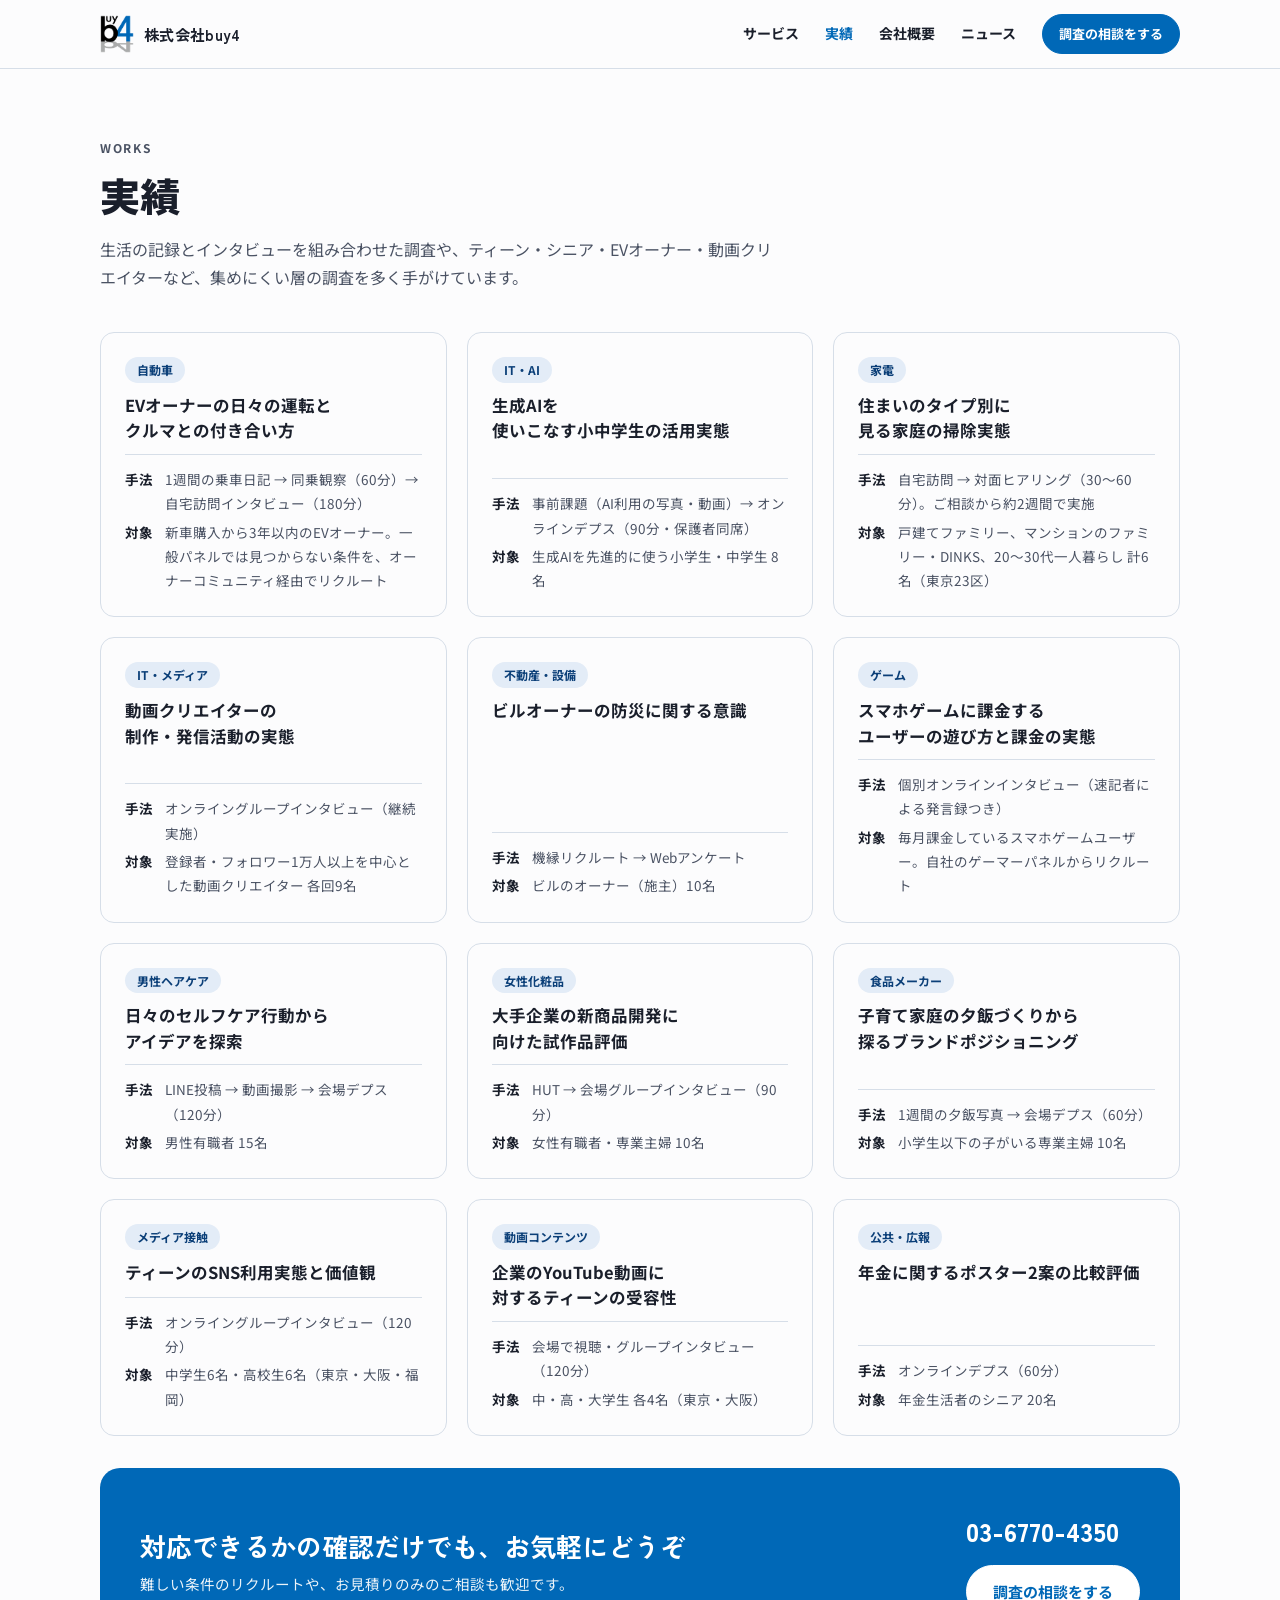
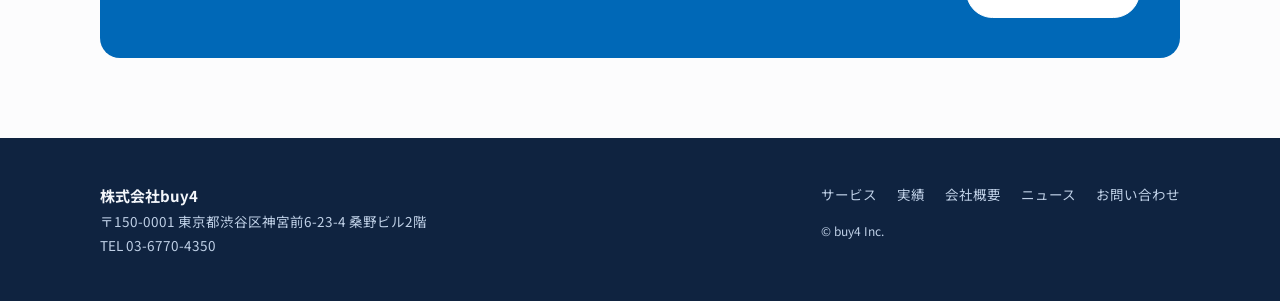
<file: works/index.html>
<!doctype html>
<html lang="ja">
<head>
<!-- Google tag (gtag.js) -->
<script async src="https://www.googletagmanager.com/gtag/js?id=G-3EN1KJGXWW"></script>
<script>
  window.dataLayer = window.dataLayer || [];
  function gtag(){dataLayer.push(arguments);}
  gtag('js', new Date());
  gtag('config', 'G-3EN1KJGXWW');
</script>
<meta charset="utf-8">
<meta name="viewport" content="width=device-width, initial-scale=1">
<title>実績｜株式会社buy4</title>
<meta name="description" content="男性ヘアケア、女性化粧品、食品メーカー、ティーンのSNS・動画、シニアへのポスター評価など、buy4の調査実績です。">
<meta property="og:type" content="website">
<meta property="og:site_name" content="株式会社buy4">
<meta property="og:title" content="実績｜株式会社buy4">
<meta property="og:description" content="男性ヘアケア、女性化粧品、食品メーカー、ティーンのSNS・動画、シニアへのポスター評価など、buy4の調査実績です。">
<meta property="og:image" content="https://www.buy4.co.jp/assets/img/ogp.png">
<link rel="canonical" href="https://www.buy4.co.jp/works/">
<meta property="og:url" content="https://www.buy4.co.jp/works/">
<meta name="twitter:card" content="summary_large_image">
<link rel="icon" href="../assets/img/favicon-32.png" sizes="32x32">
<link rel="apple-touch-icon" href="../assets/img/apple-touch-icon.png">
<link rel="preconnect" href="https://fonts.googleapis.com">
<link rel="preconnect" href="https://fonts.gstatic.com" crossorigin>
<link rel="stylesheet" href="https://fonts.googleapis.com/css2?family=Noto+Sans+JP:wght@400;500;700&family=Zen+Kaku+Gothic+New:wght@500;700;900&display=swap">
<link rel="stylesheet" href="../assets/style.css">
</head>
<body>
<a class="skip" href="#main">本文へ移動</a>
<header class="site-header">
  <div class="in">
    <a class="brand" href="../"><img src="../assets/img/logo.png" alt="buy4" width="34" height="39"><span>株式会社buy4</span></a>
    <button class="menu-btn" type="button" aria-expanded="false" aria-controls="gnav">メニュー</button>
    <nav class="gnav" id="gnav" aria-label="メインメニュー">
      <ul>
        <li><a href="../services/">サービス</a></li>
        <li><a href="../works/" aria-current="page">実績</a></li>
        <li><a href="../company/">会社概要</a></li>
        <li><a href="../news/">ニュース</a></li>
        <li><a class="btn sm" href="../contact/">調査の相談をする</a></li>
      </ul>
    </nav>
  </div>
</header>
<main id="main">
  <section class="ph"><div class="in">
    <p class="eyebrow">WORKS</p>
    <h1>実績</h1>
    <p>生活の記録とインタビューを組み合わせた調査や、ティーン・シニア・EVオーナー・動画クリエイターなど、集めにくい層の調査を多く手がけています。</p>
  </div></section>
  <section class="sec" style="padding-top:24px"><div class="in">
    <div class="grid3">
        <article class="case"><span class="chip">自動車</span><h3>EVオーナーの日々の運転とクルマとの付き合い方</h3><dl><dt>手法</dt><dd>1週間の乗車日記 → 同乗観察（60分）→ 自宅訪問インタビュー（180分）</dd><dt>対象</dt><dd>新車購入から3年以内のEVオーナー。一般パネルでは見つからない条件を、オーナーコミュニティ経由でリクルート</dd></dl></article>
        <article class="case"><span class="chip">IT・AI</span><h3>生成AIを使いこなす小中学生の活用実態</h3><dl><dt>手法</dt><dd>事前課題（AI利用の写真・動画）→ オンラインデプス（90分・保護者同席）</dd><dt>対象</dt><dd>生成AIを先進的に使う小学生・中学生 8名</dd></dl></article>
        <article class="case"><span class="chip">家電</span><h3>住まいのタイプ別に見る家庭の掃除実態</h3><dl><dt>手法</dt><dd>自宅訪問 → 対面ヒアリング（30〜60分）。ご相談から約2週間で実施</dd><dt>対象</dt><dd>戸建てファミリー、マンションのファミリー・DINKS、20〜30代一人暮らし 計6名（東京23区）</dd></dl></article>
        <article class="case"><span class="chip">IT・メディア</span><h3>動画クリエイターの制作・発信活動の実態</h3><dl><dt>手法</dt><dd>オンライングループインタビュー（継続実施）</dd><dt>対象</dt><dd>登録者・フォロワー1万人以上を中心とした動画クリエイター 各回9名</dd></dl></article>
        <article class="case"><span class="chip">不動産・設備</span><h3>ビルオーナーの防災に関する意識</h3><dl><dt>手法</dt><dd>機縁リクルート → Webアンケート</dd><dt>対象</dt><dd>ビルのオーナー（施主）10名</dd></dl></article>
        <article class="case"><span class="chip">ゲーム</span><h3>スマホゲームに課金するユーザーの遊び方と課金の実態</h3><dl><dt>手法</dt><dd>個別オンラインインタビュー（速記者による発言録つき）</dd><dt>対象</dt><dd>毎月課金しているスマホゲームユーザー。自社のゲーマーパネルからリクルート</dd></dl></article>
        <article class="case"><span class="chip">男性ヘアケア</span><h3>日々のセルフケア行動からアイデアを探索</h3><dl><dt>手法</dt><dd>LINE投稿 → 動画撮影 → 会場デプス（120分）</dd><dt>対象</dt><dd>男性有職者 15名</dd></dl></article>
        <article class="case"><span class="chip">女性化粧品</span><h3>大手企業の新商品開発に向けた試作品評価</h3><dl><dt>手法</dt><dd>HUT → 会場グループインタビュー（90分）</dd><dt>対象</dt><dd>女性有職者・専業主婦 10名</dd></dl></article>
        <article class="case"><span class="chip">食品メーカー</span><h3>子育て家庭の夕飯づくりから探るブランドポジショニング</h3><dl><dt>手法</dt><dd>1週間の夕飯写真 → 会場デプス（60分）</dd><dt>対象</dt><dd>小学生以下の子がいる専業主婦 10名</dd></dl></article>
        <article class="case"><span class="chip">メディア接触</span><h3>ティーンのSNS利用実態と価値観</h3><dl><dt>手法</dt><dd>オンライングループインタビュー（120分）</dd><dt>対象</dt><dd>中学生6名・高校生6名（東京・大阪・福岡）</dd></dl></article>
        <article class="case"><span class="chip">動画コンテンツ</span><h3>企業のYouTube動画に対するティーンの受容性</h3><dl><dt>手法</dt><dd>会場で視聴・グループインタビュー（120分）</dd><dt>対象</dt><dd>中・高・大学生 各4名（東京・大阪）</dd></dl></article>
        <article class="case"><span class="chip">公共・広報</span><h3>年金に関するポスター2案の比較評価</h3><dl><dt>手法</dt><dd>オンラインデプス（60分）</dd><dt>対象</dt><dd>年金生活者のシニア 20名</dd></dl></article>
      </div>
    <div class="cta">
        <div>
          <h2>対応できるかの確認だけでも、お気軽にどうぞ</h2>
          <p>難しい条件のリクルートや、お見積りのみのご相談も歓迎です。</p>
        </div>
        <div class="side">
          <a class="tel" href="tel:0367704350">03-6770-4350</a>
          <a class="btn white" href="../contact/">調査の相談をする</a>
        </div>
      </div>
  </div></section>
</main>
<footer class="site-footer">
  <div class="in">
    <div>
      <b>株式会社buy4</b><br>
      〒150-0001 東京都渋谷区神宮前6-23-4 桑野ビル2階<br>
      TEL 03-6770-4350
    </div>
    <div>
      <ul>
        <li><a href="../services/">サービス</a></li>
        <li><a href="../works/">実績</a></li>
        <li><a href="../company/">会社概要</a></li>
        <li><a href="../news/">ニュース</a></li>
        <li><a href="../contact/">お問い合わせ</a></li>
      </ul>
      <small>© buy4 Inc.</small>
    </div>
  </div>
</footer>
<script src="../assets/main.js"></script>
</body>
</html>
</file>
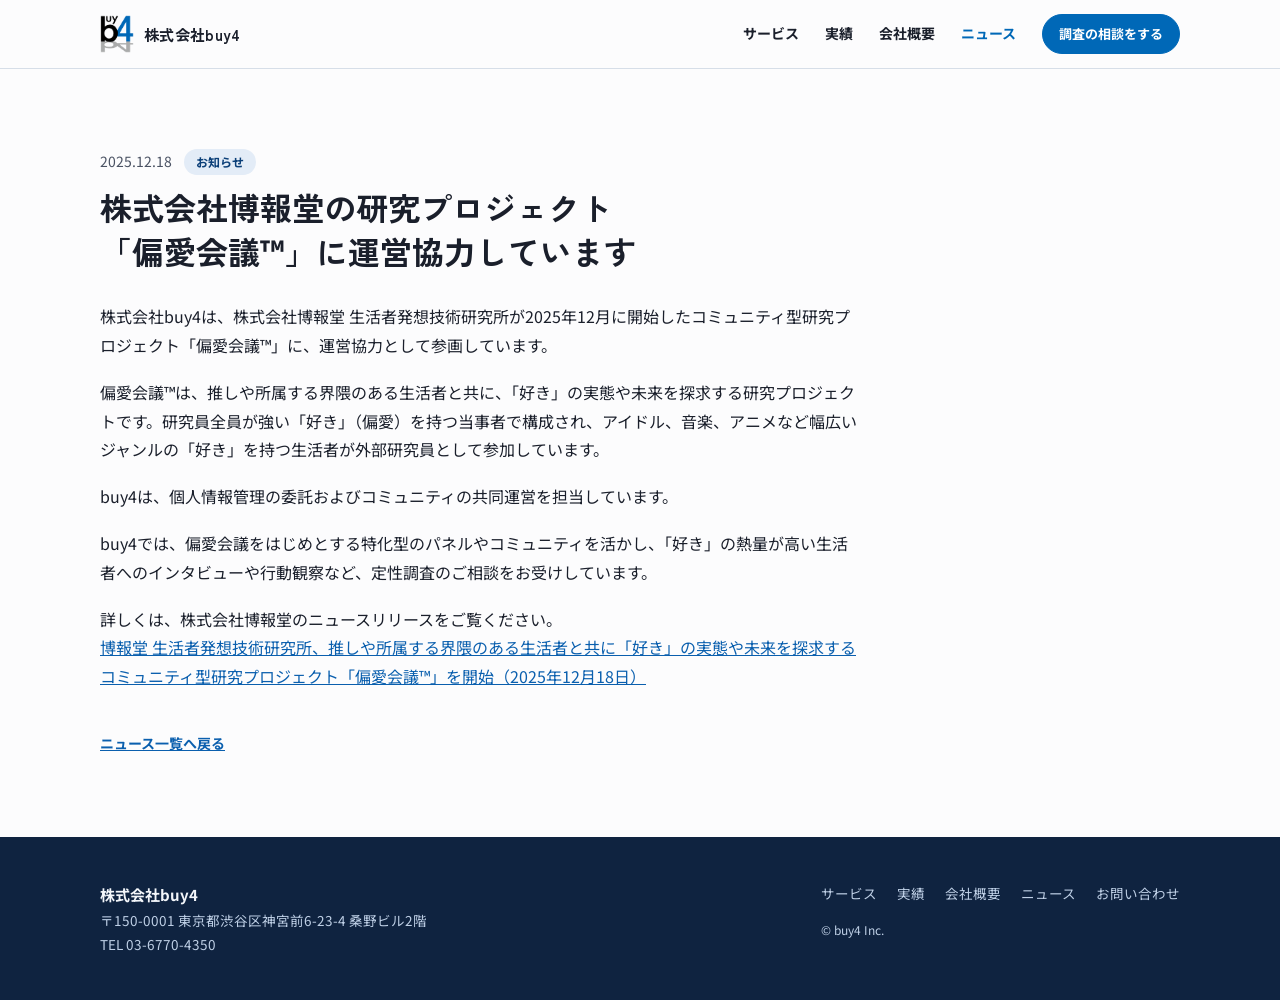
<file: news/henaikaigi.html>
<!doctype html>
<html lang="ja">
<head>
<!-- Google tag (gtag.js) -->
<script async src="https://www.googletagmanager.com/gtag/js?id=G-3EN1KJGXWW"></script>
<script>
  window.dataLayer = window.dataLayer || [];
  function gtag(){dataLayer.push(arguments);}
  gtag('js', new Date());
  gtag('config', 'G-3EN1KJGXWW');
</script>
<meta charset="utf-8">
<meta name="viewport" content="width=device-width, initial-scale=1">
<title>株式会社博報堂の研究プロジェクト「偏愛会議™」に運営協力しています｜株式会社buy4</title>
<meta name="description" content="株式会社buy4は、株式会社博報堂 生活者発想技術研究所のコミュニティ型研究プロジェクト「偏愛会議™」に運営協力として参画しています。">
<meta property="og:type" content="website">
<meta property="og:site_name" content="株式会社buy4">
<meta property="og:title" content="株式会社博報堂の研究プロジェクト「偏愛会議™」に運営協力しています｜株式会社buy4">
<meta property="og:description" content="株式会社buy4は、株式会社博報堂 生活者発想技術研究所のコミュニティ型研究プロジェクト「偏愛会議™」に運営協力として参画しています。">
<meta property="og:image" content="https://www.buy4.co.jp/assets/img/ogp.png">
<link rel="canonical" href="https://www.buy4.co.jp/news/henaikaigi.html">
<meta property="og:url" content="https://www.buy4.co.jp/news/henaikaigi.html">
<meta name="twitter:card" content="summary_large_image">
<link rel="icon" href="../assets/img/favicon-32.png" sizes="32x32">
<link rel="apple-touch-icon" href="../assets/img/apple-touch-icon.png">
<link rel="preconnect" href="https://fonts.googleapis.com">
<link rel="preconnect" href="https://fonts.gstatic.com" crossorigin>
<link rel="stylesheet" href="https://fonts.googleapis.com/css2?family=Noto+Sans+JP:wght@400;500;700&family=Zen+Kaku+Gothic+New:wght@500;700;900&display=swap">
<link rel="stylesheet" href="../assets/style.css">
</head>
<body>
<a class="skip" href="#main">本文へ移動</a>
<header class="site-header">
  <div class="in">
    <a class="brand" href="../"><img src="../assets/img/logo.png" alt="buy4" width="34" height="39"><span>株式会社buy4</span></a>
    <button class="menu-btn" type="button" aria-expanded="false" aria-controls="gnav">メニュー</button>
    <nav class="gnav" id="gnav" aria-label="メインメニュー">
      <ul>
        <li><a href="../services/">サービス</a></li>
        <li><a href="../works/">実績</a></li>
        <li><a href="../company/">会社概要</a></li>
        <li><a href="../news/" aria-current="page">ニュース</a></li>
        <li><a class="btn sm" href="../contact/">調査の相談をする</a></li>
      </ul>
    </nav>
  </div>
</header>
<main id="main">
  <section class="sec"><div class="in">
    <article class="article">
      <div class="meta"><time datetime="2025-12-18">2025.12.18</time><span class="chip">お知らせ</span></div>
      <h1>株式会社博報堂の研究プロジェクト「偏愛会議™」に運営協力しています</h1>
      <div class="body">
        <p>株式会社buy4は、株式会社博報堂 生活者発想技術研究所が2025年12月に開始したコミュニティ型研究プロジェクト「偏愛会議™」に、運営協力として参画しています。</p>
        <p>偏愛会議™は、推しや所属する界隈のある生活者と共に、「好き」の実態や未来を探求する研究プロジェクトです。研究員全員が強い「好き」（偏愛）を持つ当事者で構成され、アイドル、音楽、アニメなど幅広いジャンルの「好き」を持つ生活者が外部研究員として参加しています。</p>
        <p>buy4は、個人情報管理の委託およびコミュニティの共同運営を担当しています。</p>
        <p>buy4では、偏愛会議をはじめとする特化型のパネルやコミュニティを活かし、「好き」の熱量が高い生活者へのインタビューや行動観察など、定性調査のご相談をお受けしています。</p>
        <p>詳しくは、株式会社博報堂のニュースリリースをご覧ください。<br><a href="https://www.hakuhodo.co.jp/news/newsrelease/121170/" target="_blank" rel="noopener">博報堂 生活者発想技術研究所、推しや所属する界隈のある生活者と共に「好き」の実態や未来を探求するコミュニティ型研究プロジェクト「偏愛会議™」を開始（2025年12月18日）</a></p>
      </div>
      <a class="back" href="./">ニュース一覧へ戻る</a>
    </article>
  </div></section>
</main>
<footer class="site-footer">
  <div class="in">
    <div>
      <b>株式会社buy4</b><br>
      〒150-0001 東京都渋谷区神宮前6-23-4 桑野ビル2階<br>
      TEL 03-6770-4350
    </div>
    <div>
      <ul>
        <li><a href="../services/">サービス</a></li>
        <li><a href="../works/">実績</a></li>
        <li><a href="../company/">会社概要</a></li>
        <li><a href="../news/">ニュース</a></li>
        <li><a href="../contact/">お問い合わせ</a></li>
      </ul>
      <small>© buy4 Inc.</small>
    </div>
  </div>
</footer>
<script src="../assets/main.js"></script>
</body>
</html>
</file>
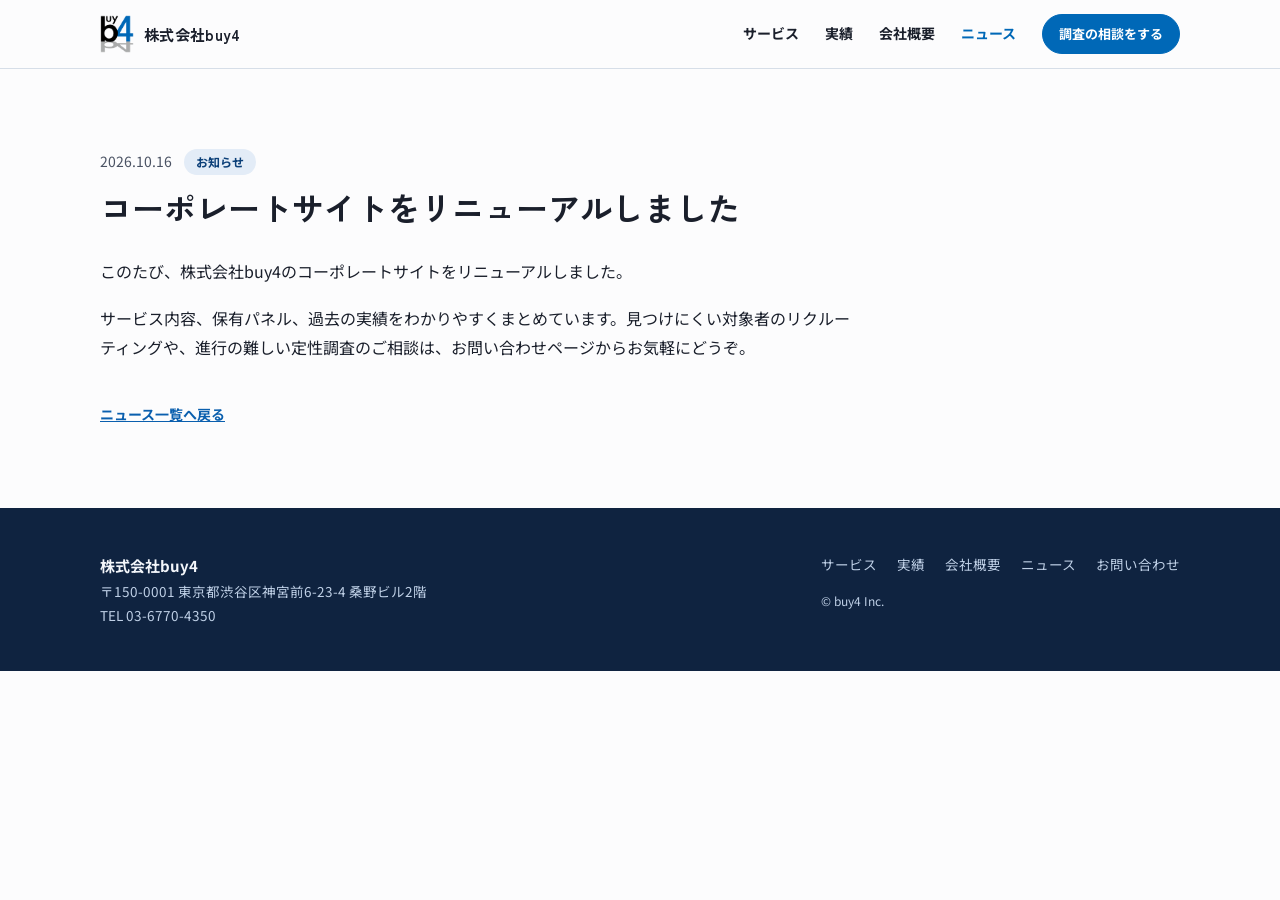
<file: news/website-renewal.html>
<!doctype html>
<html lang="ja">
<head>
<!-- Google tag (gtag.js) -->
<script async src="https://www.googletagmanager.com/gtag/js?id=G-3EN1KJGXWW"></script>
<script>
  window.dataLayer = window.dataLayer || [];
  function gtag(){dataLayer.push(arguments);}
  gtag('js', new Date());
  gtag('config', 'G-3EN1KJGXWW');
</script>
<meta charset="utf-8">
<meta name="viewport" content="width=device-width, initial-scale=1">
<title>コーポレートサイトをリニューアルしました｜株式会社buy4</title>
<meta name="description" content="このたび、株式会社buy4のコーポレートサイトをリニューアルしました。">
<meta property="og:type" content="website">
<meta property="og:site_name" content="株式会社buy4">
<meta property="og:title" content="コーポレートサイトをリニューアルしました｜株式会社buy4">
<meta property="og:description" content="このたび、株式会社buy4のコーポレートサイトをリニューアルしました。">
<meta property="og:image" content="https://www.buy4.co.jp/assets/img/ogp.png">
<link rel="canonical" href="https://www.buy4.co.jp/news/website-renewal.html">
<meta property="og:url" content="https://www.buy4.co.jp/news/website-renewal.html">
<meta name="twitter:card" content="summary_large_image">
<link rel="icon" href="../assets/img/favicon-32.png" sizes="32x32">
<link rel="apple-touch-icon" href="../assets/img/apple-touch-icon.png">
<link rel="preconnect" href="https://fonts.googleapis.com">
<link rel="preconnect" href="https://fonts.gstatic.com" crossorigin>
<link rel="stylesheet" href="https://fonts.googleapis.com/css2?family=Noto+Sans+JP:wght@400;500;700&family=Zen+Kaku+Gothic+New:wght@500;700;900&display=swap">
<link rel="stylesheet" href="../assets/style.css">
</head>
<body>
<a class="skip" href="#main">本文へ移動</a>
<header class="site-header">
  <div class="in">
    <a class="brand" href="../"><img src="../assets/img/logo.png" alt="buy4" width="34" height="39"><span>株式会社buy4</span></a>
    <button class="menu-btn" type="button" aria-expanded="false" aria-controls="gnav">メニュー</button>
    <nav class="gnav" id="gnav" aria-label="メインメニュー">
      <ul>
        <li><a href="../services/">サービス</a></li>
        <li><a href="../works/">実績</a></li>
        <li><a href="../company/">会社概要</a></li>
        <li><a href="../news/" aria-current="page">ニュース</a></li>
        <li><a class="btn sm" href="../contact/">調査の相談をする</a></li>
      </ul>
    </nav>
  </div>
</header>
<main id="main">
  <section class="sec"><div class="in">
    <article class="article">
      <div class="meta"><time datetime="2026-10-16">2026.10.16</time><span class="chip">お知らせ</span></div>
      <h1>コーポレートサイトをリニューアルしました</h1>
      <div class="body">
        <p>このたび、株式会社buy4のコーポレートサイトをリニューアルしました。</p>
        <p>サービス内容、保有パネル、過去の実績をわかりやすくまとめています。見つけにくい対象者のリクルーティングや、進行の難しい定性調査のご相談は、お問い合わせページからお気軽にどうぞ。</p>
      </div>
      <a class="back" href="./">ニュース一覧へ戻る</a>
    </article>
  </div></section>
</main>
<footer class="site-footer">
  <div class="in">
    <div>
      <b>株式会社buy4</b><br>
      〒150-0001 東京都渋谷区神宮前6-23-4 桑野ビル2階<br>
      TEL 03-6770-4350
    </div>
    <div>
      <ul>
        <li><a href="../services/">サービス</a></li>
        <li><a href="../works/">実績</a></li>
        <li><a href="../company/">会社概要</a></li>
        <li><a href="../news/">ニュース</a></li>
        <li><a href="../contact/">お問い合わせ</a></li>
      </ul>
      <small>© buy4 Inc.</small>
    </div>
  </div>
</footer>
<script src="../assets/main.js"></script>
</body>
</html>
</file>
<file: assets/style.css>
/* 株式会社buy4 コーポレートサイト
   色・書体はサービス紹介資料（2026）とそろえています */
:root{
  --bg:#FCFCFD; --bg2:#F6F7F9; --fg:#1A1F2B; --muted:#4A5263; --line:#D6DEE8;
  --blue:#0068B7; --blue2:#0A5FAE; --navy:#0F2340; --navy2:#18325A; --sky:#8DB8E8;
  --on-navy:#F3F6FA; --on-navy2:#BFD0E6; --chip-bg:#E3ECF7; --chip-fg:#0B3F78; --danger:#B23A3A;
  --display:'Zen Kaku Gothic New','Noto Sans JP','Hiragino Kaku Gothic ProN',Meiryo,sans-serif;
  --body:'Noto Sans JP','Hiragino Kaku Gothic ProN',Meiryo,sans-serif;
  --max:1120px;
}
*{box-sizing:border-box}
html{scroll-behavior:smooth}
body{margin:0;background:var(--bg);color:var(--fg);font-family:var(--body);font-size:16px;line-height:1.8;-webkit-text-size-adjust:100%}
img{max-width:100%;height:auto;display:block}
a{color:var(--blue2)}
h1,h2,h3{margin:0;text-wrap:balance;line-height:1.4;word-break:auto-phrase}
p{margin:0}
.in{max-width:var(--max);margin:0 auto;padding-inline:20px}
.skip{position:absolute;left:-9999px}.skip:focus{left:12px;top:12px;background:var(--bg);padding:8px 12px;z-index:99}
:focus-visible{outline:2px solid var(--blue);outline-offset:3px}

/* header */
.site-header{position:sticky;top:0;z-index:20;background:rgba(252,252,253,.94);backdrop-filter:blur(8px);border-bottom:1px solid var(--line)}
.site-header .in{display:flex;align-items:center;justify-content:space-between;gap:16px;min-height:68px}
.brand{display:flex;align-items:center;gap:10px;text-decoration:none;color:var(--fg)}
.brand img{width:34px}
.brand span{font-family:var(--display);font-weight:700;font-size:15px;letter-spacing:.02em}
.gnav ul{display:flex;align-items:center;gap:26px;list-style:none;margin:0;padding:0;font-size:14px;font-weight:700}
.gnav a{color:var(--fg);text-decoration:none}
.gnav a:hover,.gnav a[aria-current="page"]{color:var(--blue)}
.menu-btn{display:none;font:inherit;font-weight:700;font-size:14px;background:none;border:1px solid var(--line);border-radius:8px;padding:6px 12px;color:var(--fg);cursor:pointer}
@media (max-width:820px){
  .menu-btn{display:block}
  .gnav{display:none;position:absolute;left:0;right:0;top:100%;background:var(--bg);border-bottom:1px solid var(--line)}
  .gnav.open{display:block}
  .gnav ul{flex-direction:column;align-items:stretch;gap:0;padding:8px 20px 16px}
  .gnav li a{display:block;padding:12px 0;border-bottom:1px solid var(--line)}
  .gnav li:last-child a{border:0;margin-top:12px;text-align:center}
}

/* buttons */
.btn{display:inline-block;background:var(--blue);color:#FFFFFF;font-weight:700;border-radius:999px;padding:12px 26px;font-size:15px;text-decoration:none;border:1.5px solid var(--blue);transition:background .15s}
.btn:hover{background:var(--blue2)}
.btn.ghost{background:transparent;color:var(--blue)}
.btn.ghost:hover{background:var(--chip-bg)}
.btn.white{background:#FFFFFF;color:var(--blue);border-color:#FFFFFF}
.btn.sm{padding:7px 16px;font-size:13px}
.gnav .btn{color:#FFFFFF}

.eyebrow{font-size:12px;font-weight:700;color:var(--blue2);letter-spacing:.14em}

/* hero */
.hero .in{display:grid;grid-template-columns:minmax(0,1.35fr) minmax(0,1fr);gap:48px;align-items:center;padding-block:72px 56px}
@media (max-width:820px){.hero .in{grid-template-columns:minmax(0,1fr);padding-block:44px 36px;gap:28px}}
.hero h1{font-family:var(--display);font-weight:900;font-size:clamp(30px,4.4vw,50px);line-height:1.35;margin-top:14px}
.hero h1 span{display:inline-block}
.hero .lead{color:var(--muted);margin-top:18px;font-size:16.5px;max-width:34em}
.hero .ctas{display:flex;gap:12px;margin-top:28px;flex-wrap:wrap}
.net{margin:0;background:var(--navy);border-radius:20px;aspect-ratio:1/1;max-width:440px;width:100%;justify-self:end;overflow:hidden}
@media (max-width:820px){.net{justify-self:stretch;max-width:100%;aspect-ratio:16/10}}
.net canvas{width:100%;height:100%;display:block}

/* stats */
.stats{border-block:1px solid var(--line);background:var(--bg)}
.stats .in{display:grid;grid-template-columns:repeat(4,minmax(0,1fr))}
@media (max-width:820px){.stats .in{grid-template-columns:repeat(2,minmax(0,1fr))}}
.stat{padding:22px 18px;display:flex;flex-direction:column;gap:2px;border-left:1px solid var(--line)}
.stat:first-child{border-left:0}
@media (max-width:820px){.stat:nth-child(3){border-left:0}.stat:nth-child(n+3){border-top:1px solid var(--line)}}
.stat b{font-family:var(--display);font-size:clamp(22px,2.6vw,30px);font-weight:900;color:var(--blue2);font-variant-numeric:tabular-nums;line-height:1.25}
.stat span{font-size:13px;color:var(--muted)}

/* sections */
.sec{padding-block:80px}
@media (max-width:820px){.sec{padding-block:56px}}
.sec .in{display:flex;flex-direction:column;gap:32px}
.sec.alt{background:var(--bg2)}
.sec.dark{background:var(--navy);color:var(--on-navy)}
.sec.dark .eyebrow{color:var(--sky)}
.sec-h h2{font-family:var(--display);font-size:clamp(23px,2.8vw,32px);font-weight:700;margin-top:8px}
.sec-h p{color:var(--muted);margin-top:10px;max-width:40em}
.sec.dark .sec-h p{color:var(--on-navy2)}
.grid3{display:grid;grid-template-columns:repeat(3,minmax(0,1fr));gap:20px}
.grid4{display:grid;grid-template-columns:repeat(4,minmax(0,1fr));gap:16px}
@media (max-width:980px){.grid4{grid-template-columns:repeat(2,minmax(0,1fr))}}
@media (max-width:820px){.grid3{grid-template-columns:minmax(0,1fr)}}
@media (max-width:560px){.grid4{grid-template-columns:minmax(0,1fr)}}

.card{background:var(--bg);border-radius:16px;padding:30px;display:flex;flex-direction:column;gap:12px;box-shadow:0 4px 24px rgba(16,40,80,.08)}
.card .num{font-family:var(--display);font-weight:900;font-size:34px;color:var(--blue2);line-height:1}
.card h3{font-size:19px;font-weight:700;line-height:1.5}
.card p{font-size:14.5px;color:var(--muted)}

.pcard{background:var(--navy2);border-radius:16px;padding:24px;display:flex;flex-direction:column;gap:8px}
.pcard b{font-family:var(--display);font-size:30px;font-weight:900;color:var(--sky);font-variant-numeric:tabular-nums;line-height:1.2}
.pcard h3{font-size:17px;color:var(--on-navy)}
.pcard p{font-size:13.5px;color:var(--on-navy2)}
.pcard .tag{align-self:flex-start;margin-top:auto;font-size:12px;font-weight:700;background:var(--sky);color:var(--navy);border-radius:999px;padding:2px 12px}

.partner{display:grid;grid-template-columns:minmax(0,200px) minmax(0,1fr);gap:20px;align-items:center;border:1px solid rgba(141,184,232,.35);border-radius:16px;padding:24px}
@media (max-width:560px){.partner{grid-template-columns:minmax(0,1fr);gap:10px}}
.partner-h{display:flex;flex-direction:column;gap:6px;align-items:flex-start}
.partner-h b{font-family:var(--display);font-size:30px;font-weight:900;color:var(--sky);font-variant-numeric:tabular-nums;line-height:1.2}
.partner .tag{font-size:12px;font-weight:700;background:var(--sky);color:var(--navy);border-radius:999px;padding:2px 12px}
.partner h3{font-size:17px;color:var(--on-navy)}
.partner p{font-size:14px;color:var(--on-navy2);margin-top:4px}
.case{background:var(--bg);border-radius:14px;padding:24px;display:flex;flex-direction:column;gap:10px;border:1px solid var(--line)}
.chip{align-self:flex-start;font-size:12px;font-weight:700;color:var(--chip-fg);background:var(--chip-bg);border-radius:999px;padding:2px 12px}
.case h3{font-size:16.5px;line-height:1.55}
.case dl{display:grid;grid-template-columns:auto 1fr;gap:4px 12px;font-size:13.5px;color:var(--muted);margin:auto 0 0;border-top:1px solid var(--line);padding-top:12px}
.case dt{font-weight:700;color:var(--fg)}.case dd{margin:0}

.steps{display:grid;grid-template-columns:repeat(4,minmax(0,1fr));gap:16px;list-style:none;margin:0;padding:0}
@media (max-width:820px){.steps{grid-template-columns:repeat(2,minmax(0,1fr))}}
@media (max-width:480px){.steps{grid-template-columns:minmax(0,1fr)}}
.steps li{border-top:3px solid var(--blue2);padding-top:14px;display:flex;flex-direction:column;gap:6px}
.steps b{font-size:16.5px}
.steps p{font-size:14px;color:var(--muted)}

.cta{background:var(--blue);color:#FFFFFF;border-radius:20px;padding:40px;display:flex;justify-content:space-between;align-items:center;gap:24px;flex-wrap:wrap}
@media (max-width:560px){.cta{padding:28px}}
.cta h2{font-family:var(--display);font-size:clamp(20px,2.4vw,26px);font-weight:700}
.cta p{font-size:14.5px;opacity:.92;margin-top:6px}
.cta .side{display:flex;flex-direction:column;gap:10px;align-items:flex-start}
.cta .tel{font-family:var(--display);font-size:26px;font-weight:900;font-variant-numeric:tabular-nums;color:#FFFFFF;text-decoration:none}

/* sub pages */
.ph{padding-block:56px 16px}
.ph h1{font-family:var(--display);font-size:clamp(28px,3.6vw,40px);font-weight:900;margin-top:8px}
.ph p{color:var(--muted);margin-top:12px;max-width:42em}
.svc{display:grid;grid-template-columns:minmax(0,260px) minmax(0,1fr);gap:28px;padding-block:36px;border-top:1px solid var(--line)}
@media (max-width:720px){.svc{grid-template-columns:minmax(0,1fr);gap:12px}}
.svc h2{font-family:var(--display);font-size:22px;font-weight:700;margin-top:6px}
.svc ul{margin:12px 0 0;padding-left:1.2em;color:var(--muted);font-size:15px}
.methods{display:flex;flex-wrap:wrap;gap:8px;margin-top:14px;list-style:none;padding:0}
.methods li{border:1px solid var(--line);background:var(--bg);border-radius:999px;padding:5px 14px;font-size:14px}

.tbl{width:100%;border-collapse:collapse;font-size:15px}
.tbl th{width:28%;text-align:left;font-weight:700;padding:16px 14px;border-bottom:1px solid var(--line);vertical-align:top;background:var(--bg2)}
.tbl td{padding:16px 14px;border-bottom:1px solid var(--line)}
@media (max-width:560px){.tbl th,.tbl td{display:block;width:100%}.tbl th{border-bottom:0;padding-bottom:4px}.tbl td{padding-top:4px}}

/* contact */
.contact-grid{display:grid;grid-template-columns:minmax(0,1.6fr) minmax(0,1fr);gap:40px;align-items:start}
@media (max-width:860px){.contact-grid{grid-template-columns:minmax(0,1fr)}}
.form{display:grid;grid-template-columns:repeat(2,minmax(0,1fr));gap:16px}
@media (max-width:560px){.form{grid-template-columns:minmax(0,1fr)}}
.field{display:flex;flex-direction:column;gap:6px;font-size:14px;font-weight:700;min-width:0}
.full{grid-column:1/-1}
.req{color:var(--danger);font-size:11px;font-weight:700;margin-left:6px}
.form input,.form select,.form textarea{font:inherit;font-weight:400;font-size:15px;border:1px solid var(--line);border-radius:10px;padding:10px 12px;background:#FFFFFF;color:var(--fg);width:100%}
.form textarea{resize:vertical}
fieldset.field{border:0;padding:0;margin:0}
fieldset.field legend{padding:0;margin-bottom:6px}
.radios{display:flex;flex-wrap:wrap;gap:8px 18px;font-weight:400}
.radios label{display:flex;align-items:center;gap:6px}
.form-note{font-size:13px;color:var(--muted);font-weight:400}
.form-msg{grid-column:1/-1;font-size:14px;color:var(--danger)}
.form-msg.ok{color:var(--blue2)}
.aside-box{background:var(--bg2);border-radius:16px;padding:28px;display:flex;flex-direction:column;gap:14px}
.aside-box h2{font-family:var(--display);font-size:18px}
.aside-box .big{font-family:var(--display);font-size:24px;font-weight:900;color:var(--blue2);text-decoration:none;font-variant-numeric:tabular-nums}

/* news */
.news-list{list-style:none;margin:0;padding:0;border-top:1px solid var(--line)}
.news-list li{border-bottom:1px solid var(--line)}
.news-list a{display:grid;grid-template-columns:110px 96px minmax(0,1fr);gap:14px;align-items:baseline;padding:18px 4px;color:var(--fg);text-decoration:none}
.news-list a:hover h3{color:var(--blue)}
@media (max-width:560px){.news-list a{grid-template-columns:auto 1fr;gap:6px 12px}.news-list a h3{grid-column:1/-1}}
.news-list time{color:var(--muted);font-variant-numeric:tabular-nums;font-size:14px}
.news-list h3{font-size:16px;font-weight:500}
.article{max-width:760px}
.article .meta{display:flex;gap:12px;align-items:center;color:var(--muted);font-size:14px}
.article h1{font-family:var(--display);font-size:clamp(24px,3vw,32px);font-weight:700;margin-top:10px}
.article .body{margin-top:28px;display:flex;flex-direction:column;gap:18px;font-size:16px}
.back{display:inline-block;margin-top:40px;font-weight:700;font-size:14px}

/* footer */
.site-footer{background:var(--navy);color:var(--on-navy2);font-size:13.5px;padding-block:44px}
.site-footer .in{display:flex;justify-content:space-between;gap:28px;flex-wrap:wrap}
.site-footer b{color:var(--on-navy);font-size:15px}
.site-footer ul{list-style:none;margin:0;padding:0;display:flex;gap:20px;flex-wrap:wrap}
.site-footer a{color:var(--on-navy2);text-decoration:none}
.site-footer a:hover{color:var(--on-navy)}
.site-footer small{display:block;margin-top:14px;font-size:12px}

@media (prefers-reduced-motion:reduce){html{scroll-behavior:auto}*{transition:none!important}}

/* スマホ調整 2026-10-16 */
.form input[type=radio]{width:18px;height:18px;padding:0;margin:0;flex:none;accent-color:var(--blue2)}
.radios label{border:1px solid var(--line);border-radius:999px;padding:8px 14px;background:#FFFFFF;cursor:pointer;line-height:1.4}
.radios label:has(input:checked){border-color:var(--blue2);background:var(--chip-bg)}
@media (max-width:560px){
  .radios{flex-direction:column;align-items:stretch;gap:8px}
  .radios label{border-radius:10px;padding:12px 14px}
  .hero .ctas .btn{flex:1 1 100%;justify-content:center;text-align:center}
  .cta .btn{width:100%;justify-content:center;text-align:center}
  .form .btn{width:100%;justify-content:center}
  .case{padding:20px}
  .case dl{grid-template-columns:3em 1fr}
}
@media (max-width:420px){
  .stat{padding:18px 12px}
  .stat b{font-size:19px;white-space:nowrap}
  .stat span{font-size:12px}
}
.stat span{word-break:auto-phrase}
.news-list .chip{justify-self:start}
</file>
